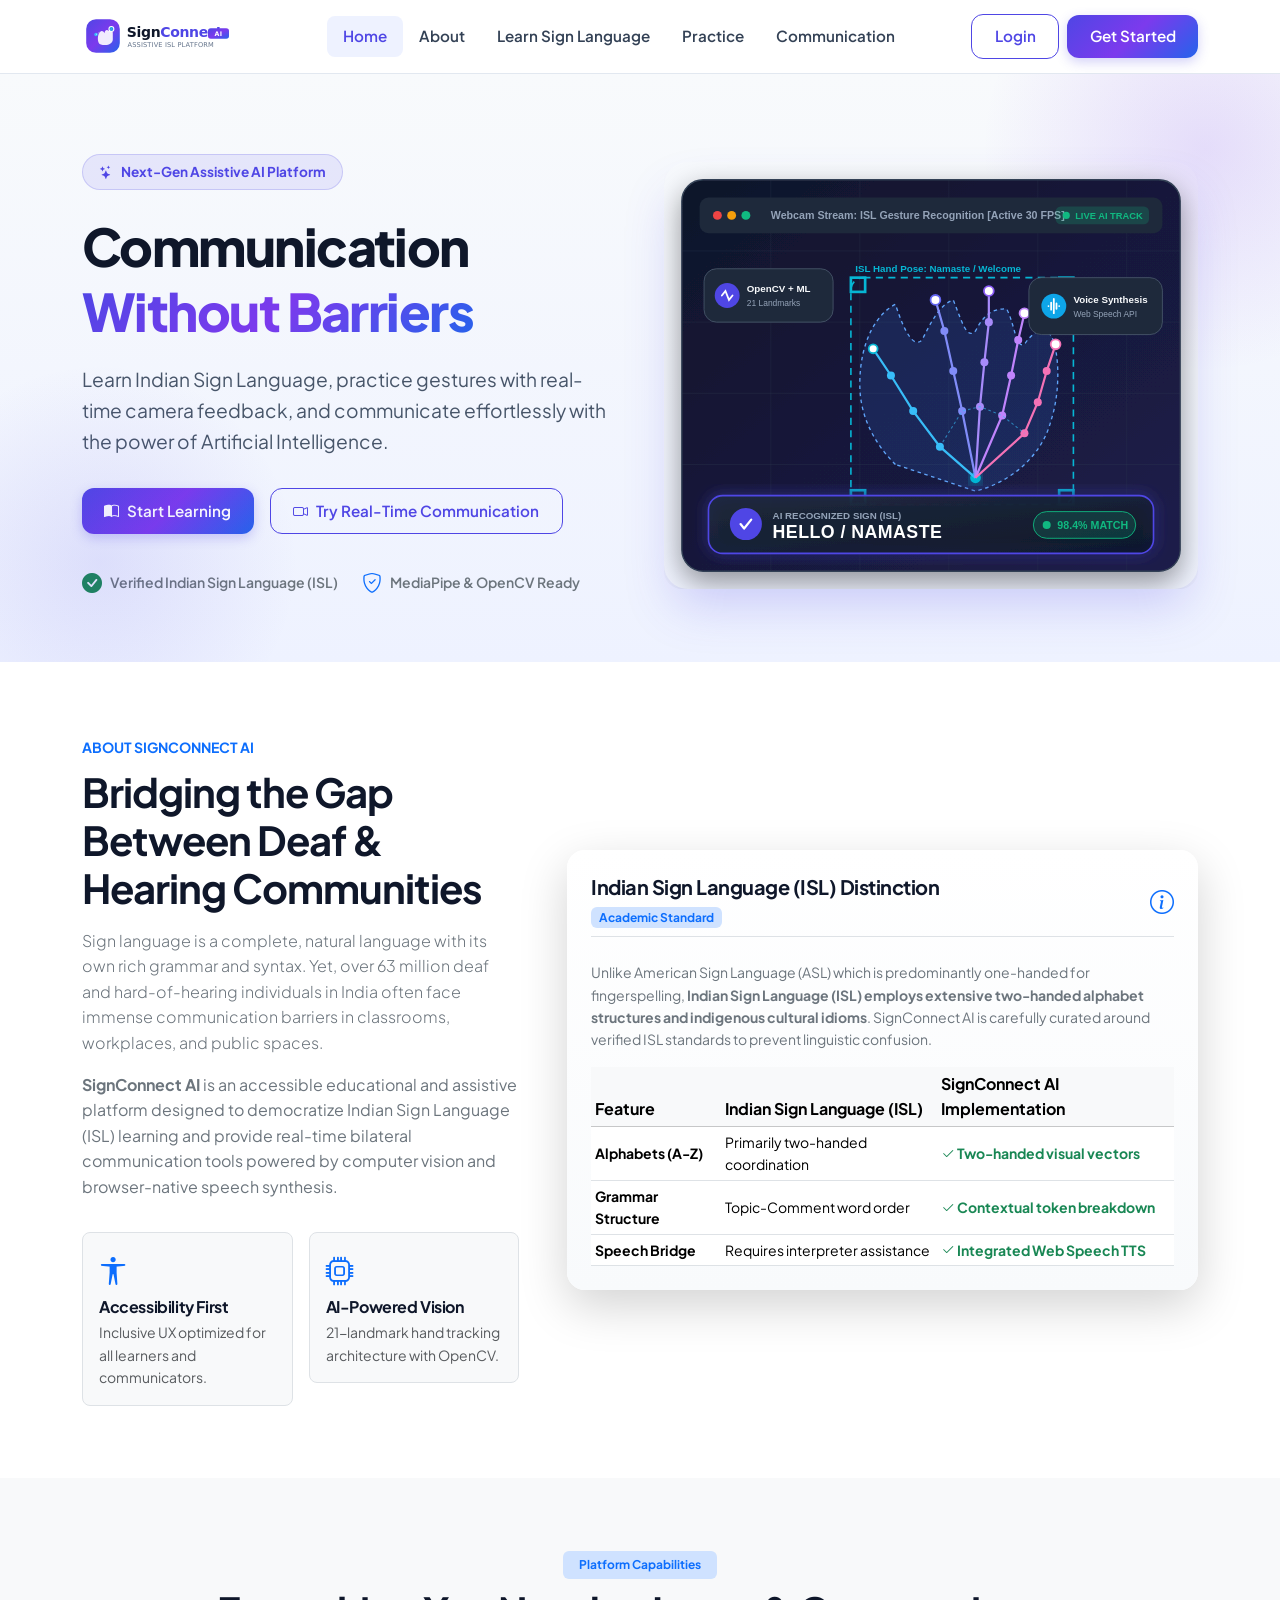
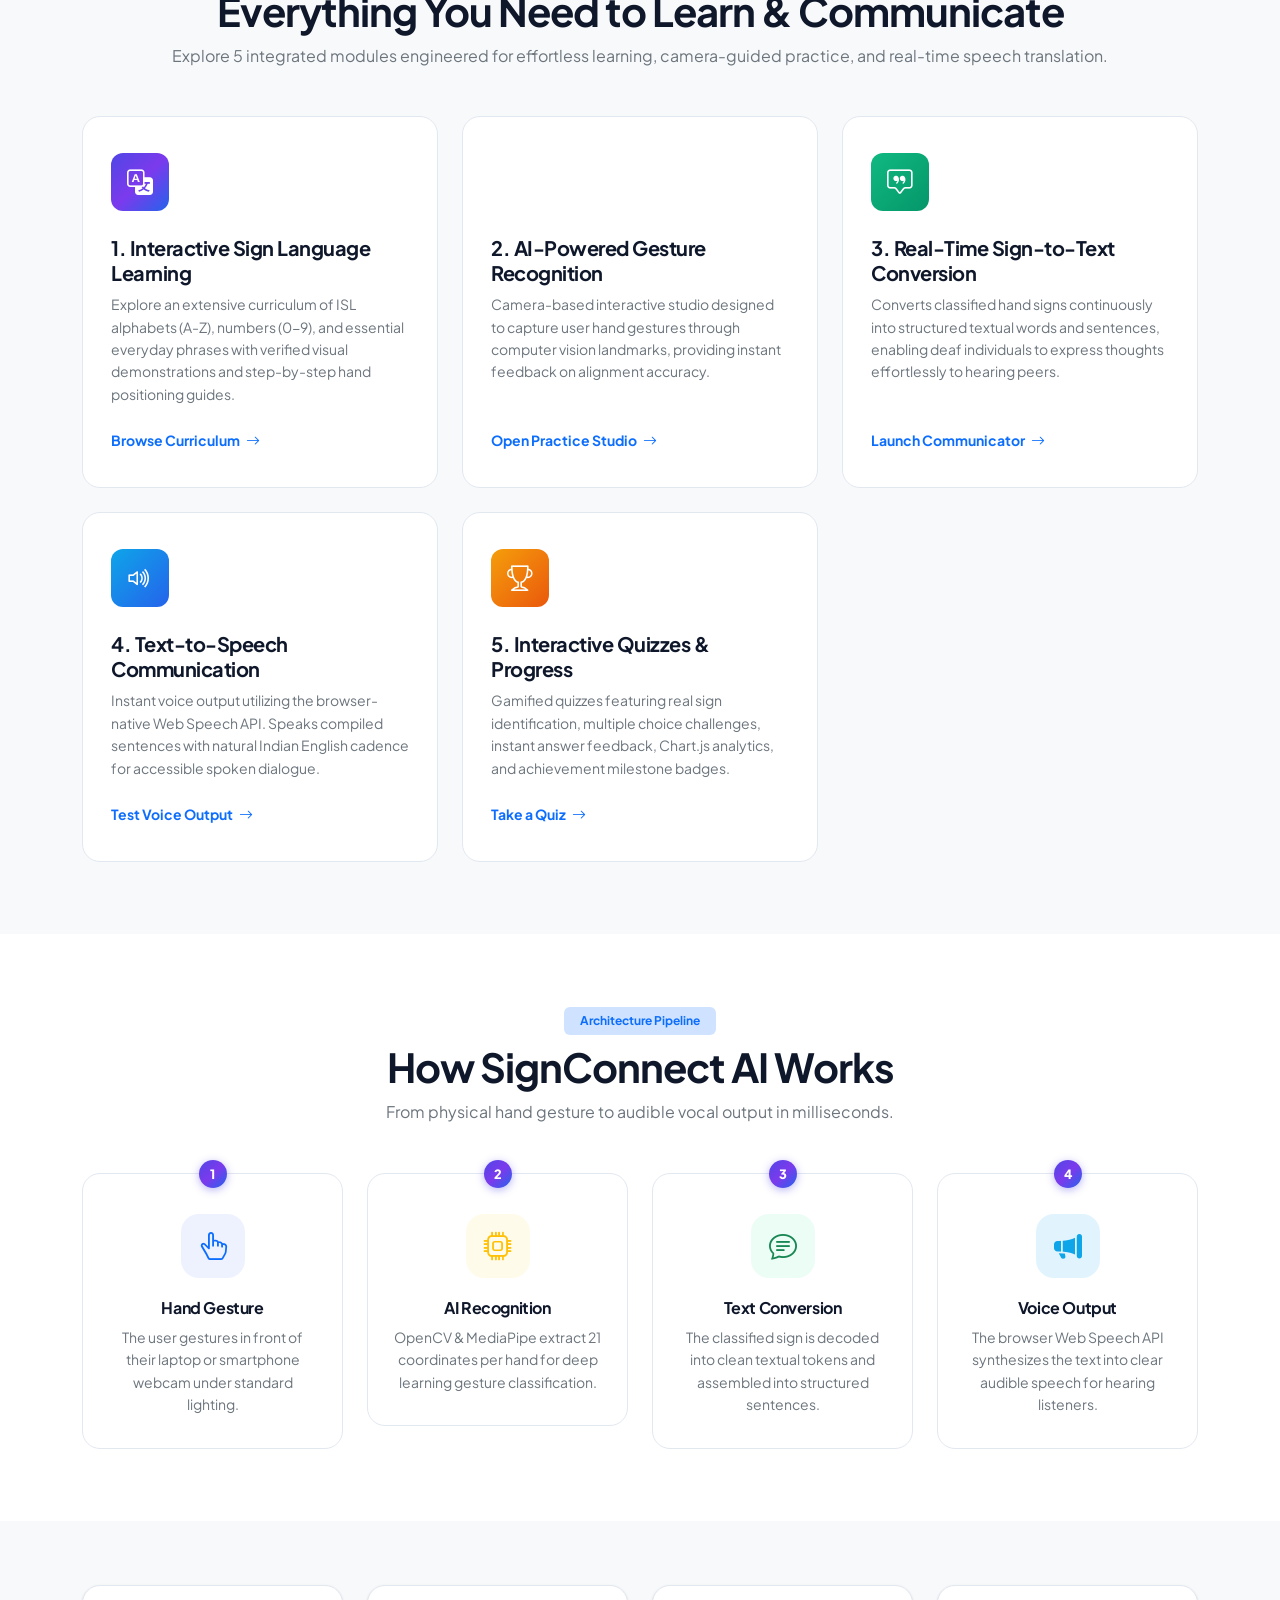
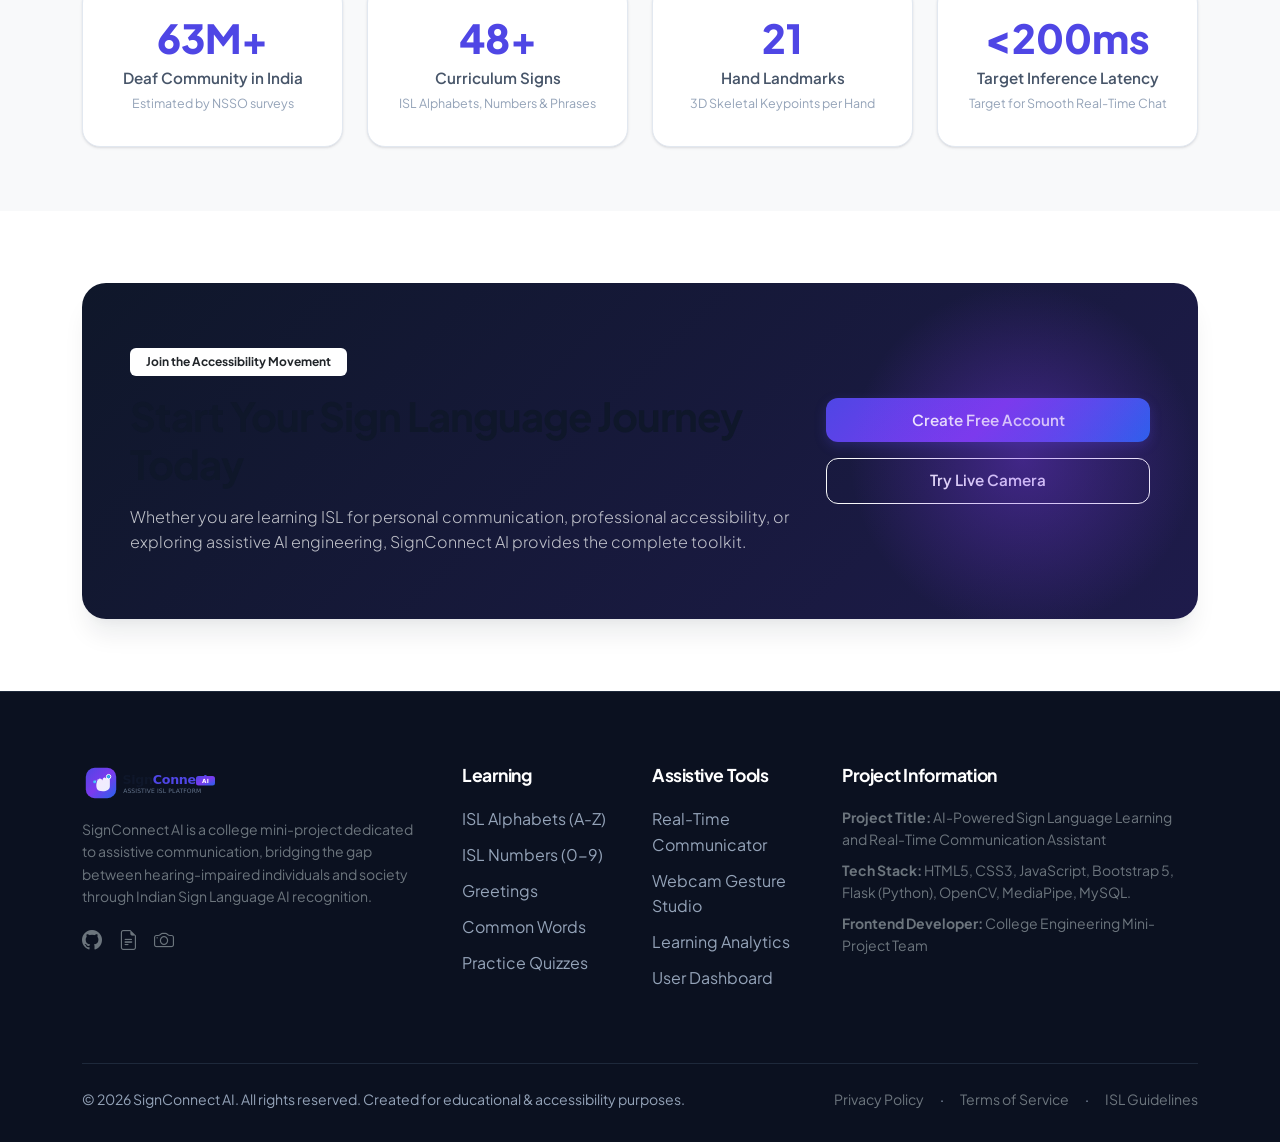
<file: frontend/index.html>
<!DOCTYPE html>
<html lang="en">

<head>
  <meta charset="UTF-8">
  <meta name="viewport" content="width=device-width, initial-scale=1.0">
  <title>SignConnect AI - AI-Powered Sign Language Learning and Real-Time Communication Assistant</title>
  <meta name="description"
    content="Learn Indian Sign Language, practice gestures, and communicate in real time with AI-powered vision and speech assistance.">

  <!-- Favicon -->
  <link rel="icon" type="image/svg+xml" href="assets/icons/logo.svg">

  <!-- Bootstrap 5 CSS & Bootstrap Icons -->
  <link href="https://cdn.jsdelivr.net/npm/bootstrap@5.3.3/dist/css/bootstrap.min.css" rel="stylesheet">
  <link href="https://cdn.jsdelivr.net/npm/bootstrap-icons@1.11.3/font/bootstrap-icons.min.css" rel="stylesheet">

  <!-- Custom Stylesheets -->
  <link rel="stylesheet" href="css/style.css">
  <link rel="stylesheet" href="css/responsive.css">
</head>

<body>

  <!-- Navigation Bar -->
  <nav class="navbar navbar-expand-lg public-navbar">
    <div class="container">
      <a class="navbar-brand" href="index.html">
        <img src="assets/icons/logo.svg" alt="SignConnect AI Logo">
      </a>

      <button class="navbar-toggler" type="button" data-bs-toggle="collapse" data-bs-target="#navbarMain">
        <span class="navbar-toggler-icon"></span>
      </button>

      <div class="collapse navbar-collapse" id="navbarMain">
        <ul class="navbar-nav mx-auto mb-2 mb-lg-0">
          <li class="nav-item">
            <a class="nav-link active" href="index.html">Home</a>
          </li>
          <li class="nav-item">
            <a class="nav-link" href="#about">About</a>
          </li>
          <li class="nav-item">
            <a class="nav-link" href="learn.html">Learn Sign Language</a>
          </li>
          <li class="nav-item">
            <a class="nav-link" href="practice.html">Practice</a>
          </li>
          <li class="nav-item">
            <a class="nav-link" href="communication.html">Communication</a>
          </li>
        </ul>

        <div class="d-flex align-items-center gap-2">
          <a href="login.html" class="btn btn-outline-primary">Login</a>
          <a href="register.html" class="btn btn-primary">Get Started</a>
        </div>
      </div>
    </div>
  </nav>

  <!-- Hero Section -->
  <section class="hero-section">
    <div class="container">
      <div class="row align-items-center g-5">
        <div class="col-lg-6">
          <div class="hero-badge">
            <i class="bi bi-stars"></i> Next-Gen Assistive AI Platform
          </div>

          <h1 class="hero-title">
            Communication <br>
            <span class="text-gradient">Without Barriers</span>
          </h1>

          <p class="hero-subtitle">
            Learn Indian Sign Language, practice gestures with real-time camera feedback, and communicate effortlessly
            with the power of Artificial Intelligence.
          </p>

          <div class="d-flex flex-wrap gap-3 mb-4">
            <a href="learn.html" class="btn btn-primary btn-lg">
              <i class="bi bi-book-half"></i> Start Learning
            </a>

            <a href="communication.html" class="btn btn-outline-primary btn-lg">
              <i class="bi bi-camera-video"></i> Try Real-Time Communication
            </a>
          </div>

          <div class="d-flex align-items-center gap-4 pt-2">
            <div class="d-flex align-items-center gap-2">
              <i class="bi bi-check-circle-fill text-success fs-5"></i>
              <span class="small fw-semibold text-secondary">Verified Indian Sign Language (ISL)</span>
            </div>

            <div class="d-flex align-items-center gap-2">
              <i class="bi bi-shield-check text-primary fs-5"></i>
              <span class="small fw-semibold text-secondary">MediaPipe & OpenCV Ready</span>
            </div>
          </div>
        </div>

        <div class="col-lg-6">
          <div class="hero-visual-card">
            <img src="assets/images/hero-ai-sign.svg" alt="SignConnect AI Vision Interface"
              class="img-fluid rounded-card">
          </div>
        </div>
      </div>
    </div>
  </section>

  <!-- About Section -->
  <section class="py-5 bg-white" id="about">
    <div class="container py-4">
      <div class="row align-items-center g-5">

        <div class="col-lg-5">
          <span class="text-uppercase fw-bold text-primary small tracking-wide">About SignConnect AI</span>

          <h2 class="display-6 fw-bold mt-2 mb-3">Bridging the Gap Between Deaf & Hearing Communities</h2>

          <p class="text-secondary lead fs-6">
            Sign language is a complete, natural language with its own rich grammar and syntax. Yet, over 63 million
            deaf and hard-of-hearing individuals in India often face immense communication barriers in classrooms,
            workplaces, and public spaces.
          </p>

          <p class="text-secondary">
            <strong>SignConnect AI</strong> is an accessible educational and assistive platform designed to democratize
            Indian Sign Language (ISL) learning and provide real-time bilateral communication tools powered by computer
            vision and browser-native speech synthesis.
          </p>

          <div class="row g-3 mt-2">
            <div class="col-sm-6">
              <div class="p-3 bg-light rounded-3 border">
                <i class="bi bi-universal-access fs-3 text-primary d-block mb-1"></i>
                <h6 class="fw-bold mb-1">Accessibility First</h6>
                <p class="small text-muted mb-0">Inclusive UX optimized for all learners and communicators.</p>
              </div>
            </div>

            <div class="col-sm-6">
              <div class="p-3 bg-light rounded-3 border">
                <i class="bi bi-cpu fs-3 text-primary d-block mb-1"></i>
                <h6 class="fw-bold mb-1">AI-Powered Vision</h6>
                <p class="small text-muted mb-0">21-landmark hand tracking architecture with OpenCV.</p>
              </div>
            </div>
          </div>
        </div>

        <div class="col-lg-7">
          <div class="card border-0 shadow-lg p-4 bg-gradient-subtle rounded-card">

            <div class="d-flex align-items-center justify-content-between mb-4 pb-2 border-bottom">
              <div>
                <h5 class="fw-bold mb-1">Indian Sign Language (ISL) Distinction</h5>
                <span class="badge bg-primary-subtle text-primary">Academic Standard</span>
              </div>

              <i class="bi bi-info-circle fs-4 text-primary"></i>
            </div>

            <p class="text-secondary small">
              Unlike American Sign Language (ASL) which is predominantly one-handed for fingerspelling, <strong>Indian
                Sign Language (ISL) employs extensive two-handed alphabet structures and indigenous cultural
                idioms</strong>. SignConnect AI is carefully curated around verified ISL standards to prevent linguistic
              confusion.
            </p>

            <div class="table-responsive">
              <table class="table table-sm align-middle mb-0">
                <thead class="table-light">
                  <tr>
                    <th>Feature</th>
                    <th>Indian Sign Language (ISL)</th>
                    <th>SignConnect AI Implementation</th>
                  </tr>
                </thead>

                <tbody class="small">
                  <tr>
                    <td class="fw-bold">Alphabets (A-Z)</td>
                    <td>Primarily two-handed coordination</td>
                    <td><span class="text-success fw-bold"><i class="bi bi-check2"></i> Two-handed visual vectors</span>
                    </td>
                  </tr>

                  <tr>
                    <td class="fw-bold">Grammar Structure</td>
                    <td>Topic-Comment word order</td>
                    <td><span class="text-success fw-bold"><i class="bi bi-check2"></i> Contextual token
                        breakdown</span></td>
                  </tr>

                  <tr>
                    <td class="fw-bold">Speech Bridge</td>
                    <td>Requires interpreter assistance</td>
                    <td><span class="text-success fw-bold"><i class="bi bi-check2"></i> Integrated Web Speech TTS</span>
                    </td>
                  </tr>
                </tbody>
              </table>
            </div>

          </div>
        </div>

      </div>
    </div>
  </section>

  <!-- Features Section -->
  <section class="py-5 bg-light" id="features">
    <div class="container py-4">

      <div class="text-center max-w-700 mx-auto mb-5">
        <span class="badge bg-primary-subtle text-primary px-3 py-2 fw-bold mb-2">Platform Capabilities</span>

        <h2 class="display-6 fw-bold">Everything You Need to Learn & Communicate</h2>

        <p class="text-secondary">
          Explore 5 integrated modules engineered for effortless learning, camera-guided practice, and real-time speech
          translation.
        </p>
      </div>

      <div class="row g-4">

        <!-- Feature 1 -->
        <div class="col-md-6 col-lg-4">
          <div class="feature-card">
            <div class="feature-icon-wrapper bg-gradient-primary">
              <i class="bi bi-translate"></i>
            </div>

            <h5 class="fw-bold mb-2">1. Interactive Sign Language Learning</h5>

            <p class="text-secondary small mb-4">
              Explore an extensive curriculum of ISL alphabets (A-Z), numbers (0-9), and essential everyday phrases with
              verified visual demonstrations and step-by-step hand positioning guides.
            </p>

            <a href="learn.html" class="mt-auto fw-bold small text-primary">
              Browse Curriculum <i class="bi bi-arrow-right ms-1"></i>
            </a>
          </div>
        </div>

        <!-- Feature 2 -->
        <div class="col-md-6 col-lg-4">
          <div class="feature-card">
            <div class="feature-icon-wrapper bg-gradient-accent">
              <i class="bi bi-camera"></i>
            </div>

            <h5 class="fw-bold mb-2">2. AI-Powered Gesture Recognition</h5>

            <p class="text-secondary small mb-4">
              Camera-based interactive studio designed to capture user hand gestures through computer vision landmarks,
              providing instant feedback on alignment accuracy.
            </p>

            <a href="practice.html" class="mt-auto fw-bold small text-primary">
              Open Practice Studio <i class="bi bi-arrow-right ms-1"></i>
            </a>
          </div>
        </div>

        <!-- Feature 3 -->
        <div class="col-md-6 col-lg-4">
          <div class="feature-card">
            <div class="feature-icon-wrapper" style="background: linear-gradient(135deg, #10B981, #059669);">
              <i class="bi bi-chat-square-quote"></i>
            </div>

            <h5 class="fw-bold mb-2">3. Real-Time Sign-to-Text Conversion</h5>

            <p class="text-secondary small mb-4">
              Converts classified hand signs continuously into structured textual words and sentences, enabling deaf
              individuals to express thoughts effortlessly to hearing peers.
            </p>

            <a href="communication.html" class="mt-auto fw-bold small text-primary">
              Launch Communicator <i class="bi bi-arrow-right ms-1"></i>
            </a>
          </div>
        </div>

        <!-- Feature 4 -->
        <div class="col-md-6 col-lg-4">
          <div class="feature-card">
            <div class="feature-icon-wrapper" style="background: linear-gradient(135deg, #0EA5E9, #2563EB);">
              <i class="bi bi-volume-up"></i>
            </div>

            <h5 class="fw-bold mb-2">4. Text-to-Speech Communication</h5>

            <p class="text-secondary small mb-4">
              Instant voice output utilizing the browser-native Web Speech API. Speaks compiled sentences with natural
              Indian English cadence for accessible spoken dialogue.
            </p>

            <a href="communication.html" class="mt-auto fw-bold small text-primary">
              Test Voice Output <i class="bi bi-arrow-right ms-1"></i>
            </a>
          </div>
        </div>

        <!-- Feature 5 -->
        <div class="col-md-6 col-lg-4">
          <div class="feature-card">
            <div class="feature-icon-wrapper" style="background: linear-gradient(135deg, #F59E0B, #EA580C);">
              <i class="bi bi-trophy"></i>
            </div>

            <h5 class="fw-bold mb-2">5. Interactive Quizzes & Progress</h5>

            <p class="text-secondary small mb-4">
              Gamified quizzes featuring real sign identification, multiple choice challenges, instant answer feedback,
              Chart.js analytics, and achievement milestone badges.
            </p>

            <a href="quiz.html" class="mt-auto fw-bold small text-primary">
              Take a Quiz <i class="bi bi-arrow-right ms-1"></i>
            </a>
          </div>
        </div>

      </div>
    </div>
  </section>

  <!-- How It Works Section -->
  <section class="py-5 bg-white" id="how-it-works">
    <div class="container py-4">

      <div class="text-center mb-5">
        <span class="badge bg-primary-subtle text-primary px-3 py-2 fw-bold mb-2">Architecture Pipeline</span>

        <h2 class="display-6 fw-bold">How SignConnect AI Works</h2>

        <p class="text-secondary">
          From physical hand gesture to audible vocal output in milliseconds.
        </p>
      </div>

      <div class="row g-4">

        <!-- Step 1 -->
        <div class="col-md-6 col-lg-3">
          <div class="step-card">
            <div class="step-number">1</div>

            <div class="step-icon bg-soft-primary">
              <i class="bi bi-hand-index-thumb text-primary"></i>
            </div>

            <h6 class="fw-bold mb-2">Hand Gesture</h6>

            <p class="text-secondary small mb-0">
              The user gestures in front of their laptop or smartphone webcam under standard lighting.
            </p>
          </div>
        </div>

        <!-- Step 2 -->
        <div class="col-md-6 col-lg-3">
          <div class="step-card">
            <div class="step-number">2</div>

            <div class="step-icon bg-soft-warning">
              <i class="bi bi-cpu text-warning"></i>
            </div>

            <h6 class="fw-bold mb-2">AI Recognition</h6>

            <p class="text-secondary small mb-0">
              OpenCV & MediaPipe extract 21 coordinates per hand for deep learning gesture classification.
            </p>
          </div>
        </div>

        <!-- Step 3 -->
        <div class="col-md-6 col-lg-3">
          <div class="step-card">
            <div class="step-number">3</div>

            <div class="step-icon bg-soft-success">
              <i class="bi bi-chat-text text-success"></i>
            </div>

            <h6 class="fw-bold mb-2">Text Conversion</h6>

            <p class="text-secondary small mb-0">
              The classified sign is decoded into clean textual tokens and assembled into structured sentences.
            </p>
          </div>
        </div>

        <!-- Step 4 -->
        <div class="col-md-6 col-lg-3">
          <div class="step-card">
            <div class="step-number">4</div>

            <div class="step-icon" style="background: rgba(14, 165, 233, 0.12); color: #0EA5E9;">
              <i class="bi bi-megaphone-fill"></i>
            </div>

            <h6 class="fw-bold mb-2">Voice Output</h6>

            <p class="text-secondary small mb-0">
              The browser Web Speech API synthesizes the text into clear audible speech for hearing listeners.
            </p>
          </div>
        </div>

      </div>
    </div>
  </section>

  <!-- Statistics Section -->
  <section class="py-5 bg-light">
    <div class="container py-3">
      <div class="row g-4">

        <div class="col-6 col-lg-3">
          <div class="stat-box">
            <div class="stat-number">63M+</div>
            <div class="stat-label">Deaf Community in India</div>
            <div class="stat-subtext">Estimated by NSSO surveys</div>
          </div>
        </div>

        <div class="col-6 col-lg-3">
          <div class="stat-box">
            <div class="stat-number">48+</div>
            <div class="stat-label">Curriculum Signs</div>
            <div class="stat-subtext">ISL Alphabets, Numbers & Phrases</div>
          </div>
        </div>

        <div class="col-6 col-lg-3">
          <div class="stat-box">
            <div class="stat-number">21</div>
            <div class="stat-label">Hand Landmarks</div>
            <div class="stat-subtext">3D Skeletal Keypoints per Hand</div>
          </div>
        </div>

        <div class="col-6 col-lg-3">
          <div class="stat-box">
            <div class="stat-number">&lt;200ms</div>
            <div class="stat-label">Target Inference Latency</div>
            <div class="stat-subtext">Target for Smooth Real-Time Chat</div>
          </div>
        </div>

      </div>
    </div>
  </section>

  <!-- Call to Action Banner -->
  <section class="py-5 bg-white">
    <div class="container py-4">
      <div class="cta-banner">
        <div class="row align-items-center g-4">

          <div class="col-lg-8">
            <span class="badge bg-white text-dark px-3 py-2 fw-bold mb-3">Join the Accessibility Movement</span>

            <h2 class="display-6 fw-bold mb-3">Start Your Sign Language Journey Today</h2>

            <p class="lead fs-6 text-light opacity-75 mb-0">
              Whether you are learning ISL for personal communication, professional accessibility, or exploring
              assistive AI engineering, SignConnect AI provides the complete toolkit.
            </p>
          </div>

          <div class="col-lg-4 text-lg-end">
            <div class="d-flex flex-column flex-sm-row flex-lg-column gap-3 justify-content-lg-end">
              <a href="register.html" class="btn btn-primary btn-lg">Create Free Account</a>
              <a href="communication.html" class="btn btn-outline-light btn-lg">Try Live Camera</a>
            </div>
          </div>

        </div>
      </div>
    </div>
  </section>

  <!-- Footer -->
  <footer class="public-footer">
    <div class="container">
      <div class="row g-4">

        <div class="col-lg-4">
          <img src="assets/icons/logo.svg" alt="SignConnect AI Logo" class="mb-3 filter-invert-white"
            style="height: 38px;">

          <p class="small text-secondary pe-lg-4">
            SignConnect AI is a college mini-project dedicated to assistive communication, bridging the gap between
            hearing-impaired individuals and society through Indian Sign Language AI recognition.
          </p>

          <div class="d-flex gap-3 text-secondary fs-5">
            <a href="#" class="text-secondary" title="GitHub Project"><i class="bi bi-github"></i></a>
            <a href="#" class="text-secondary" title="Documentation"><i class="bi bi-file-earmark-text"></i></a>
            <a href="#" class="text-secondary" title="OpenCV Community"><i class="bi bi-camera"></i></a>
          </div>
        </div>

        <div class="col-6 col-lg-2">
          <h5>Learning</h5>
          <ul>
            <li><a href="learn.html">ISL Alphabets (A-Z)</a></li>
            <li><a href="learn.html">ISL Numbers (0-9)</a></li>
            <li><a href="learn.html">Greetings</a></li>
            <li><a href="learn.html">Common Words</a></li>
            <li><a href="quiz.html">Practice Quizzes</a></li>
          </ul>
        </div>

        <div class="col-6 col-lg-2">
          <h5>Assistive Tools</h5>
          <ul>
            <li><a href="communication.html">Real-Time Communicator</a></li>
            <li><a href="practice.html">Webcam Gesture Studio</a></li>
            <li><a href="progress.html">Learning Analytics</a></li>
            <li><a href="dashboard.html">User Dashboard</a></li>
          </ul>
        </div>

        <div class="col-lg-4">
          <h5>Project Information</h5>

          <p class="small text-secondary mb-2">
            <strong>Project Title:</strong> AI-Powered Sign Language Learning and Real-Time Communication Assistant
          </p>

          <p class="small text-secondary mb-2">
            <strong>Tech Stack:</strong> HTML5, CSS3, JavaScript, Bootstrap 5, Flask (Python), OpenCV, MediaPipe, MySQL.
          </p>

          <p class="small text-secondary mb-0">
            <strong>Frontend Developer:</strong> College Engineering Mini-Project Team
          </p>
        </div>

      </div>

      <div class="footer-bottom d-flex flex-column flex-md-row justify-content-between align-items-center gap-2">
        <div>
          &copy; 2026 SignConnect AI. All rights reserved. Created for educational & accessibility purposes.
        </div>

        <div class="d-flex gap-3">
          <a href="#" class="text-secondary">Privacy Policy</a>
          <span>·</span>
          <a href="#" class="text-secondary">Terms of Service</a>
          <span>·</span>
          <a href="#" class="text-secondary">ISL Guidelines</a>
        </div>
      </div>

    </div>
  </footer>

  <!-- Bootstrap JS Bundle -->
  <script src="https://cdn.jsdelivr.net/npm/bootstrap@5.3.3/dist/js/bootstrap.bundle.min.js"></script>

  <!-- Main Core Utilities -->
  <script src="js/main.js"></script>

</body>

</html>
</file>
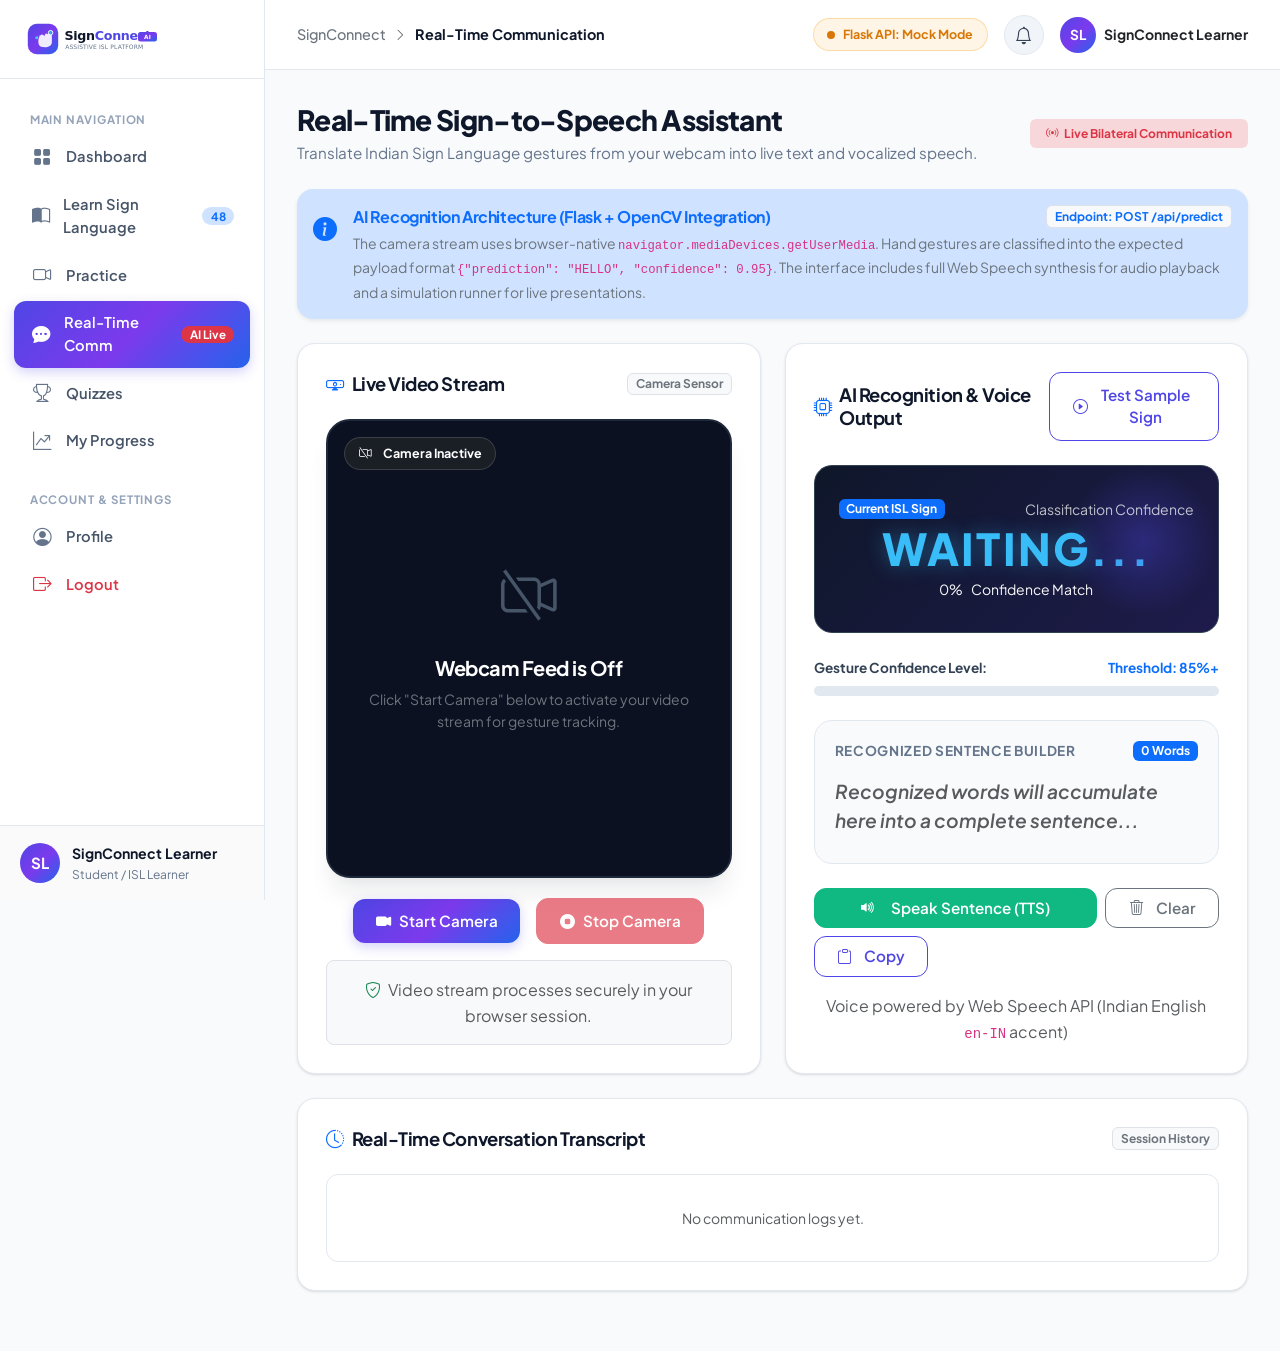
<file: frontend/communication.html>
<!DOCTYPE html>
<html lang="en">

<head>
  <meta charset="UTF-8">
  <meta name="viewport" content="width=device-width, initial-scale=1.0">
  <title>Real-Time Communication - SignConnect AI</title>
  <link rel="icon" type="image/svg+xml" href="assets/icons/logo.svg">

  <!-- Bootstrap 5 CSS & Icons -->
  <link href="https://cdn.jsdelivr.net/npm/bootstrap@5.3.3/dist/css/bootstrap.min.css" rel="stylesheet">
  <link href="https://cdn.jsdelivr.net/npm/bootstrap-icons@1.11.3/font/bootstrap-icons.min.css" rel="stylesheet">

  <link rel="stylesheet" href="css/style.css">
  <link rel="stylesheet" href="css/dashboard.css">
  <link rel="stylesheet" href="css/learning.css">
  <link rel="stylesheet" href="css/responsive.css">
</head>

<body>

  <div class="app-wrapper">

    <!-- Sidebar Navigation -->
    <aside class="app-sidebar" id="appSidebar">

      <div class="sidebar-brand">
        <a href="dashboard.html">
          <img src="assets/icons/logo.svg" alt="SignConnect AI">
        </a>
      </div>

      <div class="sidebar-menu-wrapper">

        <div class="sidebar-heading">Main Navigation</div>

        <ul class="sidebar-nav">

          <li>
            <a href="dashboard.html" class="sidebar-link">
              <div class="sidebar-link-content">
                <i class="bi bi-grid-fill"></i>
                <span>Dashboard</span>
              </div>
            </a>
          </li>

          <li>
            <a href="learn.html" class="sidebar-link">
              <div class="sidebar-link-content">
                <i class="bi bi-book-half"></i>
                <span>Learn Sign Language</span>
              </div>
              <span class="badge bg-primary-subtle text-primary sidebar-badge">48</span>
            </a>
          </li>

          <li>
            <a href="practice.html" class="sidebar-link">
              <div class="sidebar-link-content">
                <i class="bi bi-camera-video"></i>
                <span>Practice</span>
              </div>
            </a>
          </li>

          <li>
            <a href="communication.html" class="sidebar-link active">
              <div class="sidebar-link-content">
                <i class="bi bi-chat-dots-fill"></i>
                <span>Real-Time Comm</span>
              </div>
              <span class="badge bg-danger text-white sidebar-badge">AI Live</span>
            </a>
          </li>

          <!-- Text-to-Sign option removed -->

          <li>
            <a href="quiz.html" class="sidebar-link">
              <div class="sidebar-link-content">
                <i class="bi bi-trophy"></i>
                <span>Quizzes</span>
              </div>
            </a>
          </li>

          <li>
            <a href="progress.html" class="sidebar-link">
              <div class="sidebar-link-content">
                <i class="bi bi-graph-up-arrow"></i>
                <span>My Progress</span>
              </div>
            </a>
          </li>

        </ul>

        <div class="sidebar-heading">Account & Settings</div>

        <ul class="sidebar-nav">

          <li>
            <a href="profile.html" class="sidebar-link">
              <div class="sidebar-link-content">
                <i class="bi bi-person-circle"></i>
                <span>Profile</span>
              </div>
            </a>
          </li>

          <li>
            <a href="javascript:void(0)" onclick="SignConnect.logout()" class="sidebar-link text-danger">
              <div class="sidebar-link-content">
                <i class="bi bi-box-arrow-right text-danger"></i>
                <span>Logout</span>
              </div>
            </a>
          </li>

        </ul>

      </div>

      <div class="sidebar-footer">
        <div class="sidebar-user">
          <div class="sidebar-user-avatar">SL</div>
          <div class="sidebar-user-info">
            <div class="sidebar-user-name">SignConnect Learner</div>
            <div class="sidebar-user-role">Student / ISL Learner</div>
          </div>
        </div>
      </div>

    </aside>

    <!-- Main Content Area -->
    <main class="app-main">

      <!-- Topbar -->
      <header class="app-topbar">

        <div class="topbar-left">
          <button type="button" class="sidebar-toggle-btn" id="sidebarToggleBtn" aria-label="Toggle Sidebar">
            <i class="bi bi-list"></i>
          </button>

          <div class="topbar-breadcrumb">
            <a href="dashboard.html" class="text-secondary text-decoration-none">SignConnect</a>
            <i class="bi bi-chevron-right text-muted small"></i>
            <span class="current">Real-Time Communication</span>
          </div>
        </div>

        <div class="topbar-right">

          <div class="backend-status-pill" id="backendStatusPill" title="Backend Status">
            <span class="status-dot"></span> Flask API: Ready
          </div>

          <button class="topbar-icon-btn" title="Notifications">
            <i class="bi bi-bell"></i>
          </button>

          <a href="profile.html" class="d-flex align-items-center gap-2 text-decoration-none">
            <div class="sidebar-user-avatar topbar-user-avatar" style="width: 36px; height: 36px; font-size: 0.85rem;">
              SL</div>
            <span class="fw-bold small text-dark d-none d-sm-inline topbar-user-name">SignConnect Learner</span>
          </a>

        </div>
      </header>

      <!-- Page Content -->
      <div class="page-content">

        <!-- Header -->
        <div class="d-flex flex-column flex-md-row justify-content-between align-items-md-center gap-3 mb-4">

          <div>
            <h1 class="page-header-title">Real-Time Sign-to-Speech Assistant</h1>
            <p class="page-header-desc">
              Translate Indian Sign Language gestures from your webcam into live text and vocalized speech.
            </p>
          </div>

          <div class="d-flex align-items-center gap-2">
            <span class="badge bg-danger-subtle text-danger px-3 py-2 fw-bold">
              <i class="bi bi-broadcast me-1"></i> Live Bilateral Communication
            </span>
          </div>

        </div>

        <!-- Academic & AI Connection Note -->
        <div class="alert alert-primary border-0 rounded-4 shadow-sm mb-4 d-flex align-items-start gap-3">

          <i class="bi bi-info-circle-fill fs-4 text-primary mt-1"></i>

          <div class="flex-grow-1">

            <div class="d-flex justify-content-between align-items-center mb-1">
              <h6 class="fw-bold mb-0 text-primary">AI Recognition Architecture (Flask + OpenCV Integration)</h6>
              <span class="badge bg-light text-primary border small">Endpoint: POST /api/predict</span>
            </div>

            <p class="small text-secondary mb-0">
              The camera stream uses browser-native <code>navigator.mediaDevices.getUserMedia</code>. Hand gestures are
              classified into the expected payload format <code>{"prediction": "HELLO", "confidence": 0.95}</code>. The
              interface includes full Web Speech synthesis for audio playback and a simulation runner for live
              presentations.
            </p>

          </div>
        </div>

        <!-- Communication Split Layout -->
        <div class="row g-4 mb-4">

          <!-- LEFT SECTION: Live Webcam Stream -->
          <div class="col-lg-6">

            <div class="dash-card h-100 mb-0 d-flex flex-column">

              <div class="dash-card-header">
                <h5 class="dash-card-title">
                  <i class="bi bi-webcam text-primary"></i> Live Video Stream
                </h5>

                <span class="badge bg-light text-secondary border small">Camera Sensor</span>
              </div>

              <!-- Video Stream Container -->
              <div class="camera-feed-container flex-grow-1">

                <div class="camera-hud-badge bg-dark bg-opacity-75" id="commCameraBadge">
                  <i class="bi bi-camera-video-off me-1"></i> Camera Inactive
                </div>

                <!-- Video Element -->
                <video id="commVideo" playsinline autoplay muted style="display: none;"></video>

                <!-- Overlay Canvas -->
                <canvas id="commCanvasOverlay"></canvas>

                <!-- Placeholder when camera is stopped -->
                <div class="camera-placeholder" id="commCameraPlaceholder">
                  <i class="bi bi-camera-video-off"></i>
                  <h5 class="fw-bold text-white mb-2">Webcam Feed is Off</h5>
                  <p class="text-secondary small max-w-400 mb-3">
                    Click "Start Camera" below to activate your video stream for gesture tracking.
                  </p>
                </div>

              </div>

              <!-- Camera Controls -->
              <div class="camera-controls-bar">

                <button type="button" class="btn btn-primary" id="btnStartCommCamera">
                  <i class="bi bi-camera-video-fill"></i> Start Camera
                </button>

                <button type="button" class="btn btn-danger" id="btnStopCommCamera" disabled>
                  <i class="bi bi-stop-circle-fill"></i> Stop Camera
                </button>

              </div>

              <div class="p-3 bg-light rounded-3 border mt-3 text-center">
                <span class="smaller text-muted">
                  <i class="bi bi-shield-check text-success me-1"></i> Video stream processes securely in your browser
                  session.
                </span>
              </div>

            </div>
          </div>

          <!-- RIGHT SECTION: AI Recognition & Speech Engine -->
          <div class="col-lg-6">

            <div class="dash-card h-100 mb-0 d-flex flex-column justify-content-between">

              <div>

                <div class="dash-card-header">
                  <h5 class="dash-card-title">
                    <i class="bi bi-cpu text-primary"></i> AI Recognition & Voice Output
                  </h5>

                  <button type="button" class="btn btn-outline-primary btn-sm" id="btnTestSamplePrediction"
                    title="Click to simulate sign prediction for presentation">
                    <i class="bi bi-play-circle"></i> Test Sample Sign
                  </button>
                </div>

                <!-- Recognized Sign Billboard -->
                <div class="prediction-hero-box">

                  <div class="d-flex justify-content-between align-items-center mb-1">
                    <span class="badge bg-primary text-white small">Current ISL Sign</span>
                    <span class="small text-light opacity-75">Classification Confidence</span>
                  </div>

                  <div class="predicted-sign-text" id="commRecognizedSign">
                    WAITING...
                  </div>

                  <div class="d-flex align-items-center justify-content-center gap-2 small text-light opacity-90">
                    <span id="commConfidenceText">0%</span> Confidence Match
                  </div>

                </div>

                <!-- Confidence Meter Bar -->
                <div class="confidence-meter-wrapper">

                  <div class="confidence-labels">
                    <span>Gesture Confidence Level:</span>
                    <span class="text-primary fw-bold">Threshold: 85%+</span>
                  </div>

                  <div class="confidence-progress">
                    <div class="confidence-bar" id="commConfidenceBar" style="width: 0%;"></div>
                  </div>

                </div>

                <!-- Sentence Accumulator Builder -->
                <div class="sentence-builder-card">

                  <div class="d-flex justify-content-between align-items-center mb-2">
                    <h6 class="mb-0">Recognized Sentence Builder</h6>
                    <span class="badge bg-primary text-white" id="commWordCountBadge">0 Words</span>
                  </div>

                  <div class="sentence-text-output" id="commSentenceOutput">
                    <span class="text-muted fst-italic">Recognized words will accumulate here into a complete
                      sentence...</span>
                  </div>

                </div>

              </div>

              <!-- Action Buttons: Speak, Clear, Copy -->
              <div>

                <div class="d-flex flex-wrap gap-2 mb-3">

                  <button type="button" class="btn btn-success flex-grow-1 py-2" id="btnSpeakSentence">
                    <i class="bi bi-volume-up-fill me-2"></i> Speak Sentence (TTS)
                  </button>

                  <button type="button" class="btn btn-outline-secondary py-2" id="btnClearSentence">
                    <i class="bi bi-trash3 me-1"></i> Clear
                  </button>

                  <button type="button" class="btn btn-outline-primary py-2" id="btnCopySentence">
                    <i class="bi bi-clipboard me-1"></i> Copy
                  </button>

                </div>

                <div class="text-center">
                  <span class="smaller text-muted">
                    Voice powered by Web Speech API (Indian English <code>en-IN</code> accent)
                  </span>
                </div>

              </div>

            </div>
          </div>

        </div>

        <!-- Communication History Transcript Section -->
        <div class="dash-card">

          <div class="dash-card-header">
            <h5 class="dash-card-title">
              <i class="bi bi-clock-history text-primary"></i> Real-Time Conversation Transcript
            </h5>

            <span class="badge bg-light text-secondary border small">Session History</span>
          </div>

          <div class="comm-history-list" id="commHistoryContainer">
            <!-- Injected via communication.js -->
          </div>

        </div>

      </div>
    </main>
  </div>

  <!-- Toast Notification Container -->
  <div id="toastContainer"></div>

  <!-- Scripts -->
  <script src="https://cdn.jsdelivr.net/npm/bootstrap@5.3.3/dist/js/bootstrap.bundle.min.js"></script>
  <script src="js/isl-data.js"></script>
  <script src="js/main.js"></script>
  <script src="js/communication.js"></script>

</body>

</html>
</file>
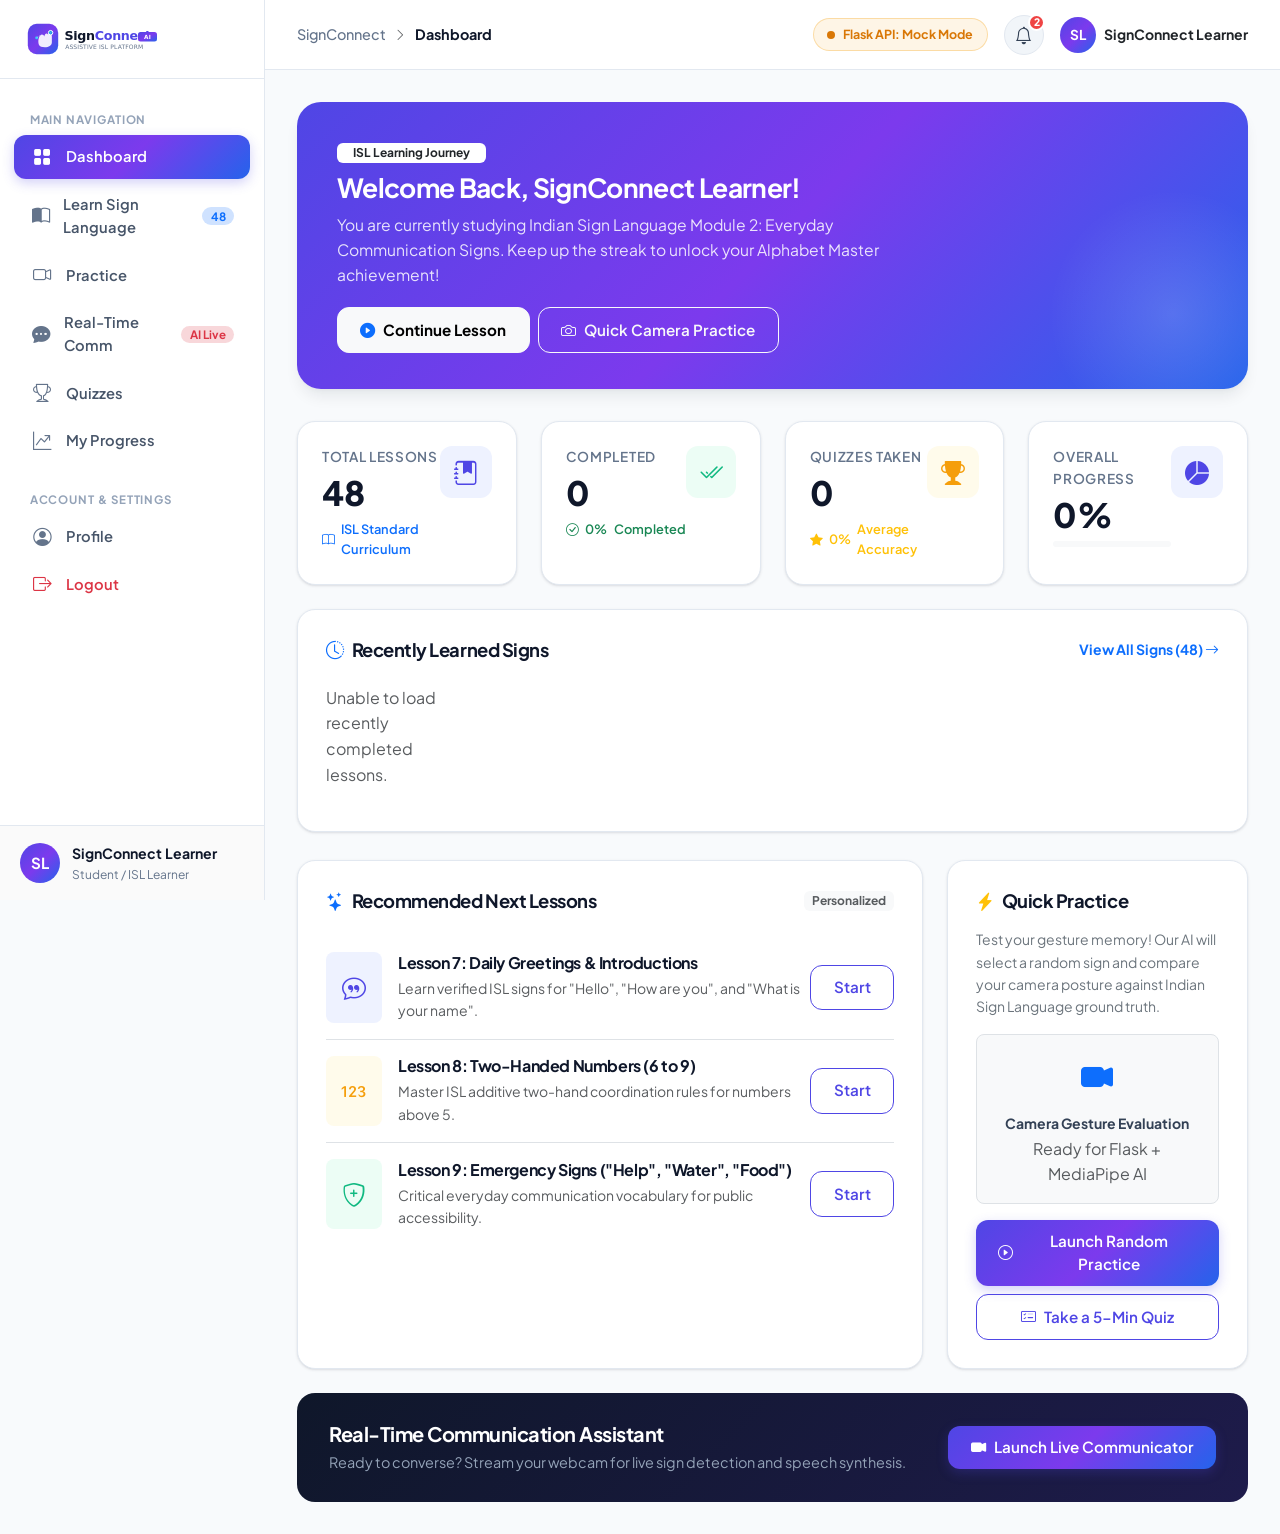
<file: frontend/dashboard.html>
<!DOCTYPE html>
<html lang="en">
<head>
  <meta charset="UTF-8">
  <meta name="viewport" content="width=device-width, initial-scale=1.0">
  <title>Dashboard - SignConnect AI</title>
  <link rel="icon" type="image/svg+xml" href="assets/icons/logo.svg">

  <!-- Bootstrap 5 CSS & Icons -->
  <link href="https://cdn.jsdelivr.net/npm/bootstrap@5.3.3/dist/css/bootstrap.min.css" rel="stylesheet">
  <link href="https://cdn.jsdelivr.net/npm/bootstrap-icons@1.11.3/font/bootstrap-icons.min.css" rel="stylesheet">

  <link rel="stylesheet" href="css/style.css">
  <link rel="stylesheet" href="css/dashboard.css">
  <link rel="stylesheet" href="css/responsive.css">
</head>
<body>

  <div class="app-wrapper">

    <!-- Sidebar Navigation -->
    <aside class="app-sidebar" id="appSidebar">

      <div class="sidebar-brand">
        <a href="dashboard.html">
          <img src="assets/icons/logo.svg" alt="SignConnect AI">
        </a>
      </div>

      <div class="sidebar-menu-wrapper">

        <div class="sidebar-heading">Main Navigation</div>

        <ul class="sidebar-nav">

          <li>
            <a href="dashboard.html" class="sidebar-link active">
              <div class="sidebar-link-content">
                <i class="bi bi-grid-fill"></i>
                <span>Dashboard</span>
              </div>
            </a>
          </li>

          <li>
            <a href="learn.html" class="sidebar-link">
              <div class="sidebar-link-content">
                <i class="bi bi-book-half"></i>
                <span>Learn Sign Language</span>
              </div>
              <span class="badge bg-primary-subtle text-primary sidebar-badge">48</span>
            </a>
          </li>

          <li>
            <a href="practice.html" class="sidebar-link">
              <div class="sidebar-link-content">
                <i class="bi bi-camera-video"></i>
                <span>Practice</span>
              </div>
            </a>
          </li>

          <li>
            <a href="communication.html" class="sidebar-link">
              <div class="sidebar-link-content">
                <i class="bi bi-chat-dots-fill"></i>
                <span>Real-Time Comm</span>
              </div>
              <span class="badge bg-danger-subtle text-danger sidebar-badge">AI Live</span>
            </a>
          </li>

          <li>
            <a href="quiz.html" class="sidebar-link">
              <div class="sidebar-link-content">
                <i class="bi bi-trophy"></i>
                <span>Quizzes</span>
              </div>
            </a>
          </li>

          <li>
            <a href="progress.html" class="sidebar-link">
              <div class="sidebar-link-content">
                <i class="bi bi-graph-up-arrow"></i>
                <span>My Progress</span>
              </div>
            </a>
          </li>

        </ul>

        <div class="sidebar-heading">Account & Settings</div>

        <ul class="sidebar-nav">

          <li>
            <a href="profile.html" class="sidebar-link">
              <div class="sidebar-link-content">
                <i class="bi bi-person-circle"></i>
                <span>Profile</span>
              </div>
            </a>
          </li>

          <li>
            <a href="javascript:void(0)" onclick="SignConnect.logout()" class="sidebar-link text-danger">
              <div class="sidebar-link-content">
                <i class="bi bi-box-arrow-right text-danger"></i>
                <span>Logout</span>
              </div>
            </a>
          </li>

        </ul>

      </div>

      <div class="sidebar-footer">
        <div class="sidebar-user">
          <div class="sidebar-user-avatar">SL</div>
          <div class="sidebar-user-info">
            <div class="sidebar-user-name">SignConnect Learner</div>
            <div class="sidebar-user-role">Student / ISL Learner</div>
          </div>
        </div>
      </div>

    </aside>

    <!-- Main Content Area -->
    <main class="app-main">

      <!-- Topbar -->
      <header class="app-topbar">

        <div class="topbar-left">
          <button type="button" class="sidebar-toggle-btn" id="sidebarToggleBtn" aria-label="Toggle Sidebar">
            <i class="bi bi-list"></i>
          </button>

          <div class="topbar-breadcrumb">
            <span>SignConnect</span>
            <i class="bi bi-chevron-right text-muted small"></i>
            <span class="current">Dashboard</span>
          </div>
        </div>

        <div class="topbar-right">

          <!-- Backend Status Indicator -->
          <div class="backend-status-pill" id="backendStatusPill" title="Backend Status">
            <span class="status-dot"></span> Flask API: Ready
          </div>

          <!-- Notification Button -->
          <button class="topbar-icon-btn" title="Notifications">
            <i class="bi bi-bell"></i>
            <span class="topbar-icon-badge">2</span>
          </button>

          <!-- User Pill -->
          <a href="profile.html" class="d-flex align-items-center gap-2 text-decoration-none">
            <div class="sidebar-user-avatar topbar-user-avatar" style="width: 36px; height: 36px; font-size: 0.85rem;">SL</div>
            <span class="fw-bold small text-dark d-none d-sm-inline topbar-user-name">SignConnect Learner</span>
          </a>

        </div>
      </header>

      <!-- Page Content -->
      <div class="page-content">

        <!-- Welcome Banner -->
        <div class="continue-hero-card">
          <div class="row align-items-center">
            <div class="col-lg-8">

              <span class="badge bg-white text-dark px-3 py-1 fw-bold mb-2">ISL Learning Journey</span>

              <h3>Welcome Back, <span id="dashWelcomeName">Aarav</span>!</h3>

              <p>
                You are currently studying Indian Sign Language Module 2: Everyday Communication Signs. Keep up the streak to unlock your Alphabet Master achievement!
              </p>

              <div class="d-flex flex-wrap gap-2 pt-1">
                <a href="learn.html" class="btn btn-light fw-bold">
                  <i class="bi bi-play-circle-fill text-primary"></i> Continue Lesson
                </a>

                <a href="practice.html" class="btn btn-outline-light">
                  <i class="bi bi-camera"></i> Quick Camera Practice
                </a>
              </div>

            </div>
          </div>
        </div>

        <!-- 4 Metric Cards -->
        <div class="row g-4 mb-4">

          <!-- Total Lessons -->
          <div class="col-sm-6 col-xl-3">
            <div class="metric-card">
              <div class="metric-info">
                <div class="metric-label">Total Lessons</div>
                <div class="metric-value" id="statTotalLessons">48</div>
                <div class="metric-footer text-primary">
                  <i class="bi bi-book"></i> ISL Standard Curriculum
                </div>
              </div>

              <div class="metric-icon-box bg-soft-primary text-primary">
                <i class="bi bi-journal-bookmark-fill"></i>
              </div>
            </div>
          </div>

          <!-- Lessons Completed -->
          <div class="col-sm-6 col-xl-3">
            <div class="metric-card">
              <div class="metric-info">
                <div class="metric-label">Completed</div>
                <div class="metric-value" id="statCompletedLessons">0</div>
                <div class="metric-footer text-success">
                  <i class="bi bi-check-circle"></i>
                  <span id="statCompletionRate">0%</span> Completed
                </div>
              </div>

              <div class="metric-icon-box bg-soft-success text-success">
                <i class="bi bi-check2-all"></i>
              </div>
            </div>
          </div>

          <!-- Quizzes Attempted -->
          <div class="col-sm-6 col-xl-3">
            <div class="metric-card">
              <div class="metric-info">
                <div class="metric-label">Quizzes Taken</div>
                <div class="metric-value" id="statQuizzesAttempted">0</div>
                <div class="metric-footer text-warning">
                  <i class="bi bi-star-fill"></i>
                  <span id="statAverageScore">0%</span> Average Accuracy
                </div>
              </div>

              <div class="metric-icon-box bg-soft-warning text-warning">
                <i class="bi bi-trophy-fill"></i>
              </div>
            </div>
          </div>

          <!-- Learning Progress -->
          <div class="col-sm-6 col-xl-3">
            <div class="metric-card">
              <div class="metric-info">
                <div class="metric-label">Overall Progress</div>
                <div class="metric-value" id="statLearningProgress">0%</div>

                <div class="w-100 bg-light rounded-pill mt-2" style="height: 6px;">
                  <div class="bg-primary rounded-pill h-100" id="statLearningProgressBar" style="width: 0%;"></div>
                </div>
              </div>

              <div class="metric-icon-box bg-soft-primary text-primary">
                <i class="bi bi-pie-chart-fill"></i>
              </div>
            </div>
          </div>

        </div>

        <!-- Section: Recently Learned Signs -->
        <div class="dash-card">

          <div class="dash-card-header">
            <h5 class="dash-card-title">
              <i class="bi bi-clock-history text-primary"></i> Recently Learned Signs
            </h5>

            <a href="learn.html" class="small fw-bold text-primary">
              View All Signs (48) <i class="bi bi-arrow-right"></i>
            </a>
          </div>

          <div class="recent-signs-grid" id="recentSignsGrid">
            <!-- Populated dynamically by dashboard.js -->
          </div>

        </div>

        <!-- Grid: Recommended Lessons & Quick Actions -->
        <div class="row g-4 mb-4">

          <!-- Recommended Lessons -->
          <div class="col-lg-8">
            <div class="dash-card h-100 mb-0">

              <div class="dash-card-header">
                <h5 class="dash-card-title">
                  <i class="bi bi-stars text-primary"></i> Recommended Next Lessons
                </h5>

                <span class="badge bg-light text-muted">Personalized</span>
              </div>

              <div class="list-group list-group-flush">

                <div class="list-group-item px-0 py-3 d-flex align-items-center justify-content-between">

                  <div class="d-flex align-items-center gap-3">
                    <div class="p-3 bg-soft-primary rounded-3 text-primary">
                      <i class="bi bi-chat-quote fs-4"></i>
                    </div>

                    <div>
                      <h6 class="fw-bold mb-1">Lesson 7: Daily Greetings & Introductions</h6>
                      <p class="small text-muted mb-0">Learn verified ISL signs for "Hello", "How are you", and "What is your name".</p>
                    </div>
                  </div>

                  <a href="learn.html?category=greetings" class="btn btn-outline-primary btn-sm">Start</a>

                </div>

                <div class="list-group-item px-0 py-3 d-flex align-items-center justify-content-between">

                  <div class="d-flex align-items-center gap-3">
                    <div class="p-3 bg-soft-warning rounded-3 text-warning">
                      <i class="bi bi-123 fs-4"></i>
                    </div>

                    <div>
                      <h6 class="fw-bold mb-1">Lesson 8: Two-Handed Numbers (6 to 9)</h6>
                      <p class="small text-muted mb-0">Master ISL additive two-hand coordination rules for numbers above 5.</p>
                    </div>
                  </div>

                  <a href="learn.html?category=numbers" class="btn btn-outline-primary btn-sm">Start</a>

                </div>

                <div class="list-group-item px-0 py-3 d-flex align-items-center justify-content-between">

                  <div class="d-flex align-items-center gap-3">
                    <div class="p-3 bg-soft-success rounded-3 text-success">
                      <i class="bi bi-shield-plus fs-4"></i>
                    </div>

                    <div>
                      <h6 class="fw-bold mb-1">Lesson 9: Emergency Signs ("Help", "Water", "Food")</h6>
                      <p class="small text-muted mb-0">Critical everyday communication vocabulary for public accessibility.</p>
                    </div>
                  </div>

                  <a href="learn.html?category=everyday" class="btn btn-outline-primary btn-sm">Start</a>

                </div>

              </div>
            </div>
          </div>

          <!-- Quick Practice & AI Assistant Widget -->
          <div class="col-lg-4">
            <div class="dash-card h-100 mb-0 d-flex flex-column justify-content-between">

              <div>
                <h5 class="dash-card-title mb-3">
                  <i class="bi bi-lightning-charge-fill text-warning"></i> Quick Practice
                </h5>

                <p class="small text-secondary mb-3">
                  Test your gesture memory! Our AI will select a random sign and compare your camera posture against Indian Sign Language ground truth.
                </p>

                <div class="p-3 bg-light rounded-3 border mb-3 text-center">
                  <i class="bi bi-camera-video-fill text-primary fs-2 mb-2 d-block"></i>
                  <span class="small fw-bold">Camera Gesture Evaluation</span>
                  <div class="smaller text-muted">Ready for Flask + MediaPipe AI</div>
                </div>
              </div>

              <div class="d-grid gap-2">

                <button type="button" class="btn btn-primary" id="btnQuickPractice">
                  <i class="bi bi-play-circle"></i> Launch Random Practice
                </button>

                <a href="quiz.html" class="btn btn-outline-primary">
                  <i class="bi bi-card-checklist"></i> Take a 5-Min Quiz
                </a>

              </div>

            </div>
          </div>

        </div>

        <!-- Real-Time Communication Callout Banner -->
        <div class="action-banner-card">

          <div>
            <h4>Real-Time Communication Assistant</h4>
            <p>Ready to converse? Stream your webcam for live sign detection and speech synthesis.</p>
          </div>

          <div>
            <a href="communication.html" class="btn btn-primary btn-lg">
              <i class="bi bi-camera-video-fill"></i> Launch Live Communicator
            </a>
          </div>

        </div>

      </div>
    </main>

  </div>

  <!-- Toast Notification Container -->
  <div id="toastContainer"></div>

  <!-- Scripts -->
  <script src="https://cdn.jsdelivr.net/npm/bootstrap@5.3.3/dist/js/bootstrap.bundle.min.js"></script>
  <script src="js/isl-data.js"></script>
  <script src="js/main.js"></script>
  <script src="js/dashboard.js"></script>

</body>
</html>
</file>
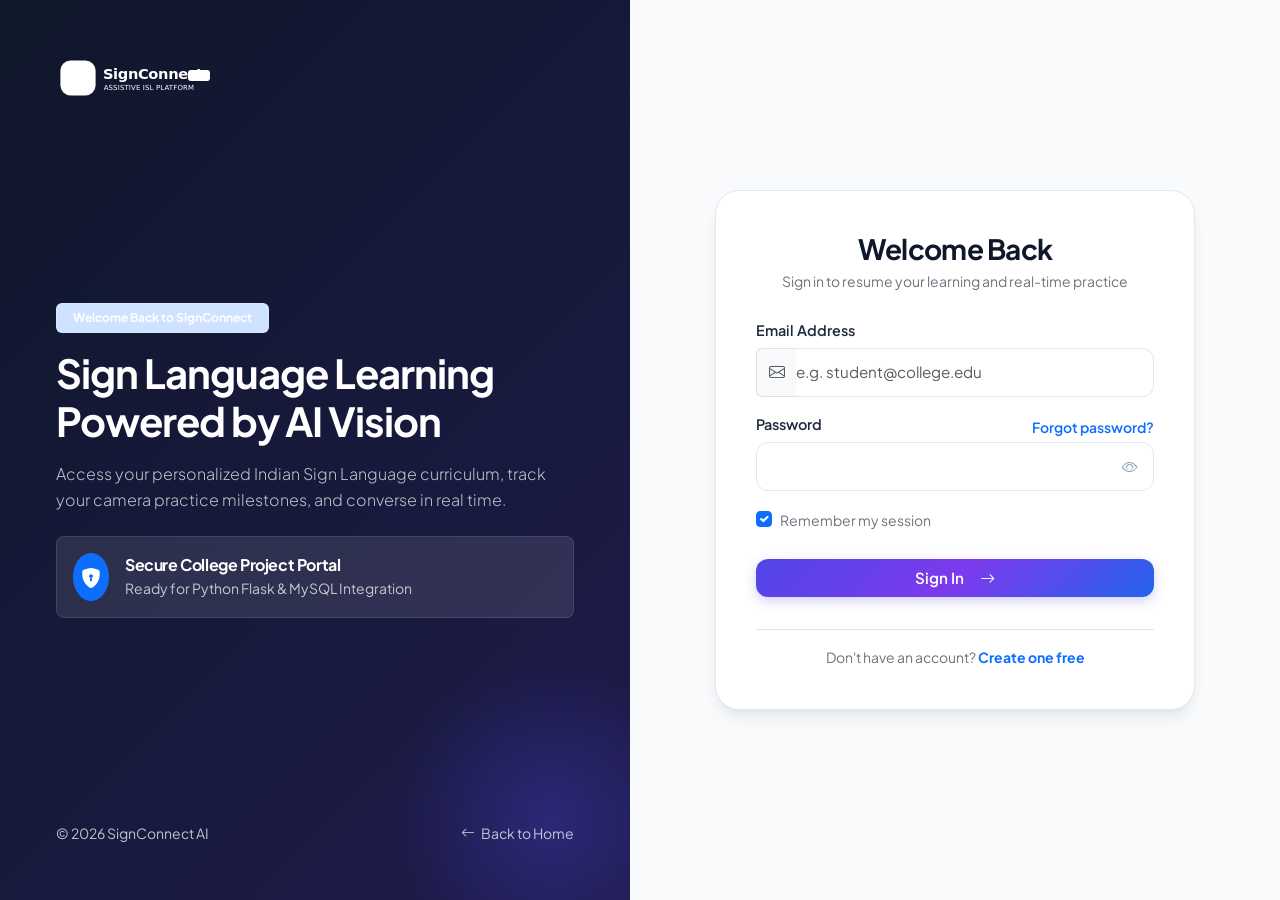
<file: frontend/login.html>
<!DOCTYPE html>
<html lang="en">
<head>
  <meta charset="UTF-8">
  <meta name="viewport" content="width=device-width, initial-scale=1.0">
  <title>Login - SignConnect AI</title>
  <link rel="icon" type="image/svg+xml" href="assets/icons/logo.svg">

  <!-- Bootstrap 5 CSS & Icons -->
  <link href="https://cdn.jsdelivr.net/npm/bootstrap@5.3.3/dist/css/bootstrap.min.css" rel="stylesheet">
  <link href="https://cdn.jsdelivr.net/npm/bootstrap-icons@1.11.3/font/bootstrap-icons.min.css" rel="stylesheet">

  <link rel="stylesheet" href="css/style.css">
  <link rel="stylesheet" href="css/responsive.css">
</head>
<body>

  <div class="auth-container">
    <!-- Left Hero Sidebar -->
    <div class="auth-sidebar d-none d-lg-flex">
      <div>
        <a href="index.html">
          <img src="assets/icons/logo.svg" alt="SignConnect AI" style="height: 44px; filter: brightness(0) invert(1);">
        </a>
      </div>

      <div class="my-auto py-5">
        <span class="badge bg-primary-subtle text-white px-3 py-2 fw-bold mb-3 border border-light border-opacity-25">
          Welcome Back to SignConnect
        </span>
        <h2 class="display-6 fw-bold text-white mb-3">
          Sign Language Learning Powered by AI Vision
        </h2>
        <p class="text-light opacity-75 lead fs-6 mb-4">
          Access your personalized Indian Sign Language curriculum, track your camera practice milestones, and converse in real time.
        </p>

        <div class="p-3 rounded-3 bg-white bg-opacity-10 border border-white border-opacity-10">
          <div class="d-flex align-items-center gap-3">
            <div class="p-2 rounded-circle bg-primary text-white">
              <i class="bi bi-shield-lock-fill fs-5"></i>
            </div>
            <div>
              <h6 class="text-white mb-0 fw-bold">Secure College Project Portal</h6>
              <span class="text-light opacity-75 small">Ready for Python Flask & MySQL Integration</span>
            </div>
          </div>
        </div>
      </div>

      <div class="d-flex justify-content-between text-light opacity-75 small">
        <span>&copy; 2026 SignConnect AI</span>
        <a href="index.html" class="text-light text-decoration-none"><i class="bi bi-arrow-left me-1"></i> Back to Home</a>
      </div>
    </div>

    <!-- Right Form Section -->
    <div class="auth-main">
      <div class="auth-card">
        <div class="text-center mb-4">
          <a href="index.html" class="d-inline-block d-lg-none mb-3">
            <img src="assets/icons/logo.svg" alt="SignConnect AI" style="height: 38px;">
          </a>
          <h3 class="fw-bold mb-1">Welcome Back</h3>
          <p class="text-secondary small mb-0">Sign in to resume your learning and real-time practice</p>
        </div>

        <form id="loginForm" class="auth-form" novalidate>
          <!-- Email Field -->
          <div class="mb-3">
            <label for="loginEmail" class="form-label">Email Address</label>
            <div class="input-group">
              <span class="input-group-text bg-light border-end-0 text-muted"><i class="bi bi-envelope"></i></span>
              <input type="email" class="form-control border-start-0 ps-0" id="loginEmail" placeholder="e.g. student@college.edu" required>
            </div>
          </div>

          <!-- Password Field -->
          <div class="mb-3">
            <div class="d-flex justify-content-between align-items-center">
              <label for="loginPassword" class="form-label">Password</label>
              <a href="#" class="small text-primary fw-semibold" data-bs-toggle="modal" data-bs-target="#forgotPasswordModal">Forgot password?</a>
            </div>
            <div class="input-password-group">
              <input type="password" class="form-control pe-5" id="loginPassword" required>
              <button type="button" class="input-password-toggle" data-target="loginPassword" title="Show or hide password">
                <i class="bi bi-eye"></i>
              </button>
            </div>
          </div>

          <!-- Remember Me Checkbox -->
          <div class="d-flex align-items-center justify-content-between mb-4">
            <div class="form-check">
              <input class="form-check-input" type="checkbox" id="rememberMe" checked>
              <label class="form-check-label small text-secondary" for="rememberMe">
                Remember my session
              </label>
            </div>
          </div>

          <!-- Submit Button -->
          <button type="submit" class="btn btn-primary w-100 py-2 mb-3">
            Sign In <i class="bi bi-arrow-right ms-2"></i>
          </button>
        </form>

        <div class="text-center mt-3 pt-3 border-top">
          <p class="small text-secondary mb-0">
            Don't have an account? <a href="register.html" class="fw-bold text-primary">Create one free</a>
          </p>
        </div>
      </div>
    </div>
  </div>

  <!-- Forgot Password Modal -->
  <div class="modal fade" id="forgotPasswordModal" tabindex="-1" aria-hidden="true">
    <div class="modal-dialog modal-dialog-centered">
      <div class="modal-content rounded-4 border-0 shadow-lg">
        <div class="modal-header border-bottom-0 pb-0">
          <h5 class="modal-title fw-bold">Reset Your Password</h5>
          <button type="button" class="btn-close" data-bs-dismiss="modal" aria-label="Close"></button>
        </div>
        <div class="modal-body py-4">
          <p class="text-secondary small mb-3">
            Enter the registered email associated with your SignConnect AI account. We'll send instructions to reset your password.
          </p>
          <form id="forgotPasswordForm">
            <div class="mb-3">
              <label for="resetEmail" class="form-label small fw-bold">Email Address</label>
              <input type="email" class="form-control" id="resetEmail" placeholder="name@domain.com" required>
            </div>
            <button type="submit" class="btn btn-primary w-100">Send Recovery Link</button>
          </form>
        </div>
      </div>
    </div>
  </div>

  <!-- Toast Notification Container -->
  <div id="toastContainer"></div>

  <!-- Scripts -->
  <script src="https://cdn.jsdelivr.net/npm/bootstrap@5.3.3/dist/js/bootstrap.bundle.min.js"></script>
  <script src="js/main.js"></script>
  <script src="js/auth.js"></script>
</body>
</html>
</file>
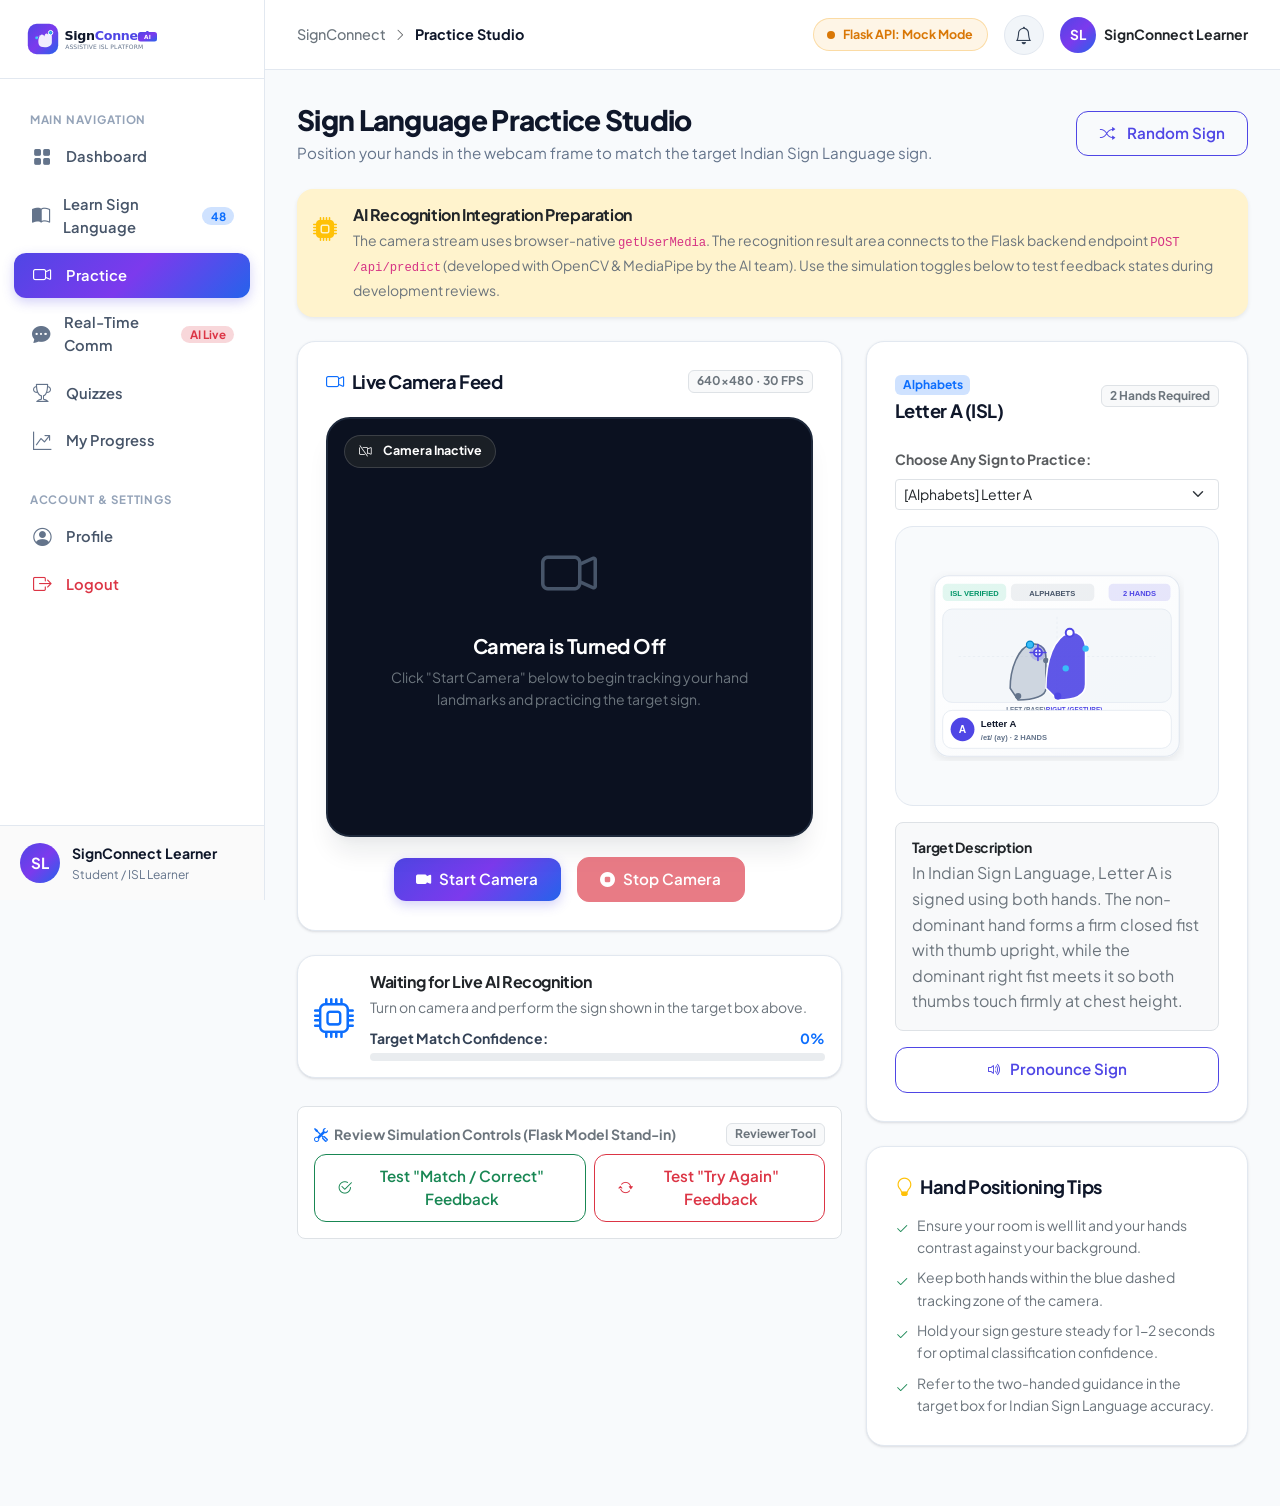
<file: frontend/practice.html>
<!DOCTYPE html>
<html lang="en">

<head>
  <meta charset="UTF-8">
  <meta name="viewport" content="width=device-width, initial-scale=1.0">
  <title>Practice Studio - SignConnect AI</title>
  <link rel="icon" type="image/svg+xml" href="assets/icons/logo.svg">

  <!-- Bootstrap 5 CSS & Icons -->
  <link href="https://cdn.jsdelivr.net/npm/bootstrap@5.3.3/dist/css/bootstrap.min.css" rel="stylesheet">
  <link href="https://cdn.jsdelivr.net/npm/bootstrap-icons@1.11.3/font/bootstrap-icons.min.css" rel="stylesheet">

  <link rel="stylesheet" href="css/style.css">
  <link rel="stylesheet" href="css/dashboard.css">
  <link rel="stylesheet" href="css/learning.css">
  <link rel="stylesheet" href="css/responsive.css">
</head>

<body>

  <div class="app-wrapper">
    <!-- Sidebar Navigation -->
    <aside class="app-sidebar" id="appSidebar">
      <div class="sidebar-brand">
        <a href="dashboard.html">
          <img src="assets/icons/logo.svg" alt="SignConnect AI">
        </a>
      </div>

      <div class="sidebar-menu-wrapper">
        <div class="sidebar-heading">Main Navigation</div>
        <ul class="sidebar-nav">

          <li>
            <a href="dashboard.html" class="sidebar-link">
              <div class="sidebar-link-content">
                <i class="bi bi-grid-fill"></i>
                <span>Dashboard</span>
              </div>
            </a>
          </li>

          <li>
            <a href="learn.html" class="sidebar-link">
              <div class="sidebar-link-content">
                <i class="bi bi-book-half"></i>
                <span>Learn Sign Language</span>
              </div>
              <span class="badge bg-primary-subtle text-primary sidebar-badge">48</span>
            </a>
          </li>

          <li>
            <a href="practice.html" class="sidebar-link active">
              <div class="sidebar-link-content">
                <i class="bi bi-camera-video"></i>
                <span>Practice</span>
              </div>
            </a>
          </li>

          <li>
            <a href="communication.html" class="sidebar-link">
              <div class="sidebar-link-content">
                <i class="bi bi-chat-dots-fill"></i>
                <span>Real-Time Comm</span>
              </div>
              <span class="badge bg-danger-subtle text-danger sidebar-badge">AI Live</span>
            </a>
          </li>

          <!-- Text-to-Sign navigation removed -->

          <li>
            <a href="quiz.html" class="sidebar-link">
              <div class="sidebar-link-content">
                <i class="bi bi-trophy"></i>
                <span>Quizzes</span>
              </div>
            </a>
          </li>

          <li>
            <a href="progress.html" class="sidebar-link">
              <div class="sidebar-link-content">
                <i class="bi bi-graph-up-arrow"></i>
                <span>My Progress</span>
              </div>
            </a>
          </li>

        </ul>

        <div class="sidebar-heading">Account & Settings</div>
        <ul class="sidebar-nav">

          <li>
            <a href="profile.html" class="sidebar-link">
              <div class="sidebar-link-content">
                <i class="bi bi-person-circle"></i>
                <span>Profile</span>
              </div>
            </a>
          </li>

          <li>
            <a href="javascript:void(0)" onclick="SignConnect.logout()" class="sidebar-link text-danger">
              <div class="sidebar-link-content">
                <i class="bi bi-box-arrow-right text-danger"></i>
                <span>Logout</span>
              </div>
            </a>
          </li>

        </ul>
      </div>

      <div class="sidebar-footer">
        <div class="sidebar-user">
          <div class="sidebar-user-avatar">SL</div>
          <div class="sidebar-user-info">
            <div class="sidebar-user-name">SignConnect Learner</div>
            <div class="sidebar-user-role">Student / ISL Learner</div>
          </div>
        </div>
      </div>
    </aside>

    <!-- Main Content Area -->
    <main class="app-main">

      <!-- Topbar -->
      <header class="app-topbar">
        <div class="topbar-left">
          <button type="button" class="sidebar-toggle-btn" id="sidebarToggleBtn" aria-label="Toggle Sidebar">
            <i class="bi bi-list"></i>
          </button>

          <div class="topbar-breadcrumb">
            <a href="dashboard.html" class="text-secondary text-decoration-none">SignConnect</a>
            <i class="bi bi-chevron-right text-muted small"></i>
            <span class="current">Practice Studio</span>
          </div>
        </div>

        <div class="topbar-right">
          <div class="backend-status-pill" id="backendStatusPill" title="Backend Status">
            <span class="status-dot"></span> Flask API: Ready
          </div>

          <button class="topbar-icon-btn" title="Notifications">
            <i class="bi bi-bell"></i>
          </button>

          <a href="profile.html" class="d-flex align-items-center gap-2 text-decoration-none">
            <div class="sidebar-user-avatar topbar-user-avatar" style="width: 36px; height: 36px; font-size: 0.85rem;">
              SL</div>
            <span class="fw-bold small text-dark d-none d-sm-inline topbar-user-name">SignConnect Learner</span>
          </a>
        </div>
      </header>

      <!-- Page Content -->
      <div class="page-content">

        <!-- Header -->
        <div class="d-flex flex-column flex-md-row justify-content-between align-items-md-center gap-3 mb-4">
          <div>
            <h1 class="page-header-title">Sign Language Practice Studio</h1>
            <p class="page-header-desc">
              Position your hands in the webcam frame to match the target Indian Sign Language sign.
            </p>
          </div>

          <div class="d-flex align-items-center gap-2">
            <button type="button" class="btn btn-outline-primary" id="btnNextRandomSign">
              <i class="bi bi-shuffle me-1"></i> Random Sign
            </button>
          </div>
        </div>

        <!-- Academic & Backend Integration Notice -->
        <div class="alert alert-warning border-0 rounded-4 shadow-sm mb-4 d-flex align-items-start gap-3">
          <i class="bi bi-cpu-fill fs-4 text-warning mt-1"></i>
          <div>
            <h6 class="fw-bold mb-1 text-dark">AI Recognition Integration Preparation</h6>
            <p class="small text-secondary mb-0">
              The camera stream uses browser-native <code>getUserMedia</code>. The recognition result area connects to
              the Flask backend endpoint <code>POST /api/predict</code> (developed with OpenCV & MediaPipe by the AI
              team). Use the simulation toggles below to test feedback states during development reviews.
            </p>
          </div>
        </div>

        <!-- Practice Grid -->
        <div class="row g-4">

          <!-- Left: Webcam Studio -->
          <div class="col-lg-7">
            <div class="dash-card mb-4">
              <div class="dash-card-header">
                <h5 class="dash-card-title">
                  <i class="bi bi-camera-video text-primary"></i> Live Camera Feed
                </h5>
                <span class="badge bg-light text-secondary border small">640x480 · 30 FPS</span>
              </div>

              <!-- Camera Viewport Container -->
              <div class="camera-feed-container">
                <div class="camera-hud-badge bg-dark bg-opacity-75" id="cameraStatusBadge">
                  <i class="bi bi-camera-video-off me-1"></i> Camera Inactive
                </div>

                <!-- Video Element -->
                <video id="practiceVideo" playsinline autoplay muted style="display: none;"></video>

                <!-- Landmark Canvas Overlay -->
                <canvas id="practiceCanvasOverlay"></canvas>

                <!-- Standby Placeholder -->
                <div class="camera-placeholder" id="cameraPlaceholder">
                  <i class="bi bi-camera-video"></i>
                  <h5 class="fw-bold text-white mb-2">Camera is Turned Off</h5>
                  <p class="text-secondary small max-w-400 mb-3">
                    Click "Start Camera" below to begin tracking your hand landmarks and practicing the target sign.
                  </p>
                </div>
              </div>

              <!-- Camera Controls -->
              <div class="camera-controls-bar">
                <button type="button" class="btn btn-primary" id="btnStartCamera">
                  <i class="bi bi-camera-video-fill"></i> Start Camera
                </button>
                <button type="button" class="btn btn-danger" id="btnStopCamera" disabled>
                  <i class="bi bi-stop-circle-fill"></i> Stop Camera
                </button>
              </div>
            </div>

            <!-- Practice Feedback Card -->
            <div class="dash-card p-3" id="practiceResultCard">
              <div class="d-flex align-items-center gap-3">
                <i class="bi bi-cpu fs-1 text-primary" id="practiceResultIcon"></i>
                <div class="flex-grow-1">
                  <h6 class="fw-bold mb-1 text-dark" id="practiceResultTitle">Waiting for Live AI Recognition</h6>
                  <p class="small text-secondary mb-2" id="practiceResultText">
                    Turn on camera and perform the sign shown in the target box above.
                  </p>
                  <div class="d-flex align-items-center justify-content-between small fw-bold mb-1">
                    <span>Target Match Confidence:</span>
                    <span id="practiceConfidenceText" class="text-primary">0%</span>
                  </div>
                  <div class="progress" style="height: 8px;">
                    <div class="progress-bar bg-primary" id="practiceConfidenceBar" style="width: 0%;"></div>
                  </div>
                </div>
              </div>
            </div>

            <!-- Testing Simulation Controls for Mini-Project Review -->
            <div class="p-3 bg-white rounded-3 border">
              <div class="d-flex align-items-center justify-content-between mb-2">
                <span class="small fw-bold text-secondary">
                  <i class="bi bi-tools text-primary me-1"></i> Review Simulation Controls (Flask Model Stand-in)
                </span>
                <span class="badge bg-light text-secondary border">Reviewer Tool</span>
              </div>
              <div class="d-flex gap-2">
                <button type="button" class="btn btn-outline-success btn-sm flex-grow-1" id="btnSimulateCorrect">
                  <i class="bi bi-check2-circle"></i> Test "Match / Correct" Feedback
                </button>
                <button type="button" class="btn btn-outline-danger btn-sm flex-grow-1" id="btnSimulateIncorrect">
                  <i class="bi bi-arrow-repeat"></i> Test "Try Again" Feedback
                </button>
              </div>
            </div>
          </div>

          <!-- Right: Target Sign & Instructions -->
          <div class="col-lg-5">

            <!-- Target Sign Showcase Card -->
            <div class="dash-card mb-4">
              <div class="dash-card-header">
                <div>
                  <span class="badge bg-primary-subtle text-primary fw-bold small"
                    id="targetSignCategory">Alphabets</span>
                  <h5 class="dash-card-title mt-1" id="targetSignTitle">Letter A (ISL)</h5>
                </div>
                <span class="badge bg-light text-secondary border" id="targetSignHandBadge">2 Hands Required</span>
              </div>

              <!-- Sign Selector Dropdown -->
              <div class="mb-3">
                <label for="practiceSignSelector" class="form-label small fw-bold text-muted">Choose Any Sign to
                  Practice:</label>
                <select class="form-select form-select-sm" id="practiceSignSelector">
                  <!-- Injected via practice.js -->
                </select>
              </div>

              <!-- Target Sign Image -->
              <div class="sign-modal-preview mb-3 p-3 text-center">
                <img id="targetSignImage" src="assets/images/isl_a.svg" alt="Target Sign" style="max-height: 190px;">
              </div>

              <div class="p-3 bg-light rounded-3 border mb-3">
                <h6 class="fw-bold small text-dark mb-1">Target Description</h6>
                <p class="smaller text-secondary mb-0" id="targetSignDescription">
                  Both fists closed with thumbs touching each other, or right fist placed beside left thumb.
                </p>
              </div>

              <div class="d-flex gap-2">
                <button type="button" class="btn btn-outline-primary btn-sm flex-grow-1"
                  onclick="SignConnect.speakText(document.getElementById('targetSignLabel').textContent)">
                  <i class="bi bi-volume-up"></i> Pronounce Sign
                </button>
                <span id="targetSignLabel" class="d-none">A</span>
              </div>
            </div>

            <!-- Best Practice Guidelines -->
            <div class="dash-card">
              <h5 class="dash-card-title mb-3">
                <i class="bi bi-lightbulb text-warning"></i> Hand Positioning Tips
              </h5>
              <ul class="list-unstyled small text-secondary mb-0">
                <li class="d-flex align-items-start gap-2 mb-2">
                  <i class="bi bi-check2 text-success mt-1"></i>
                  <span>Ensure your room is well lit and your hands contrast against your background.</span>
                </li>
                <li class="d-flex align-items-start gap-2 mb-2">
                  <i class="bi bi-check2 text-success mt-1"></i>
                  <span>Keep both hands within the blue dashed tracking zone of the camera.</span>
                </li>
                <li class="d-flex align-items-start gap-2 mb-2">
                  <i class="bi bi-check2 text-success mt-1"></i>
                  <span>Hold your sign gesture steady for 1-2 seconds for optimal classification confidence.</span>
                </li>
                <li class="d-flex align-items-start gap-2">
                  <i class="bi bi-check2 text-success mt-1"></i>
                  <span>Refer to the two-handed guidance in the target box for Indian Sign Language accuracy.</span>
                </li>
              </ul>
            </div>

          </div>
        </div>
      </div>
    </main>
  </div>

  <!-- Toast Notification Container -->
  <div id="toastContainer"></div>

  <!-- Scripts -->
  <script src="https://cdn.jsdelivr.net/npm/bootstrap@5.3.3/dist/js/bootstrap.bundle.min.js"></script>
  <script src="js/isl-data.js"></script>
  <script src="js/main.js"></script>
  <script src="js/practice.js"></script>
</body>

</html>
</file>
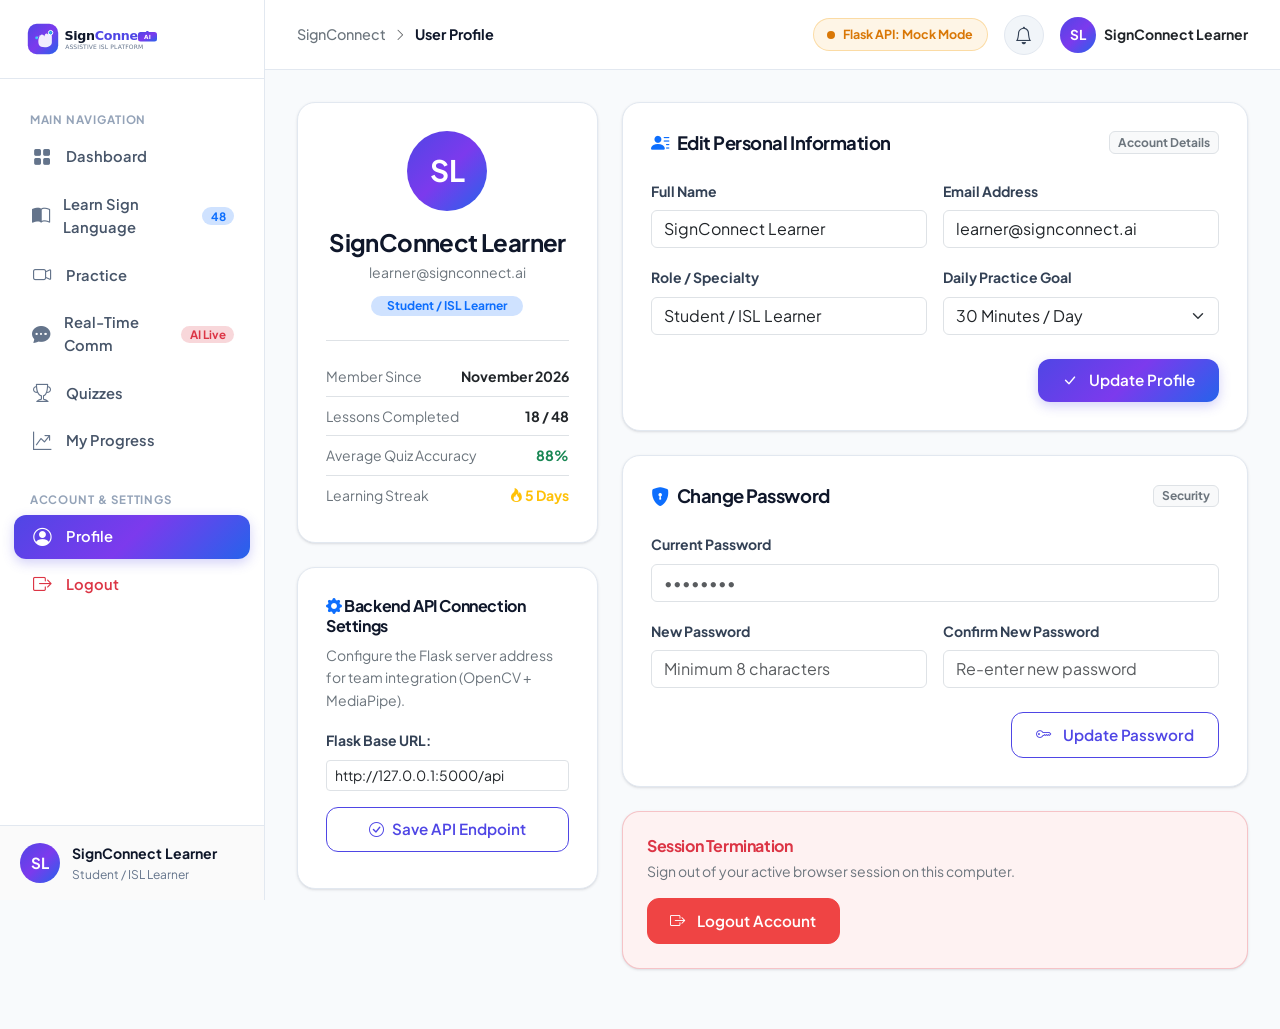
<file: frontend/profile.html>
<!DOCTYPE html>
<html lang="en">

<head>
  <meta charset="UTF-8">
  <meta name="viewport" content="width=device-width, initial-scale=1.0">
  <title>User Profile - SignConnect AI</title>
  <link rel="icon" type="image/svg+xml" href="assets/icons/logo.svg">

  <!-- Bootstrap 5 CSS & Icons -->
  <link href="https://cdn.jsdelivr.net/npm/bootstrap@5.3.3/dist/css/bootstrap.min.css" rel="stylesheet">
  <link href="https://cdn.jsdelivr.net/npm/bootstrap-icons@1.11.3/font/bootstrap-icons.min.css" rel="stylesheet">

  <link rel="stylesheet" href="css/style.css">
  <link rel="stylesheet" href="css/dashboard.css">
  <link rel="stylesheet" href="css/learning.css">
  <link rel="stylesheet" href="css/responsive.css">
</head>

<body>

  <div class="app-wrapper">
    <!-- Sidebar Navigation -->
    <aside class="app-sidebar" id="appSidebar">
      <div class="sidebar-brand">
        <a href="dashboard.html">
          <img src="assets/icons/logo.svg" alt="SignConnect AI">
        </a>
      </div>

      <div class="sidebar-menu-wrapper">
        <div class="sidebar-heading">Main Navigation</div>
        <ul class="sidebar-nav">
          <li>
            <a href="dashboard.html" class="sidebar-link">
              <div class="sidebar-link-content">
                <i class="bi bi-grid-fill"></i>
                <span>Dashboard</span>
              </div>
            </a>
          </li>

          <li>
            <a href="learn.html" class="sidebar-link">
              <div class="sidebar-link-content">
                <i class="bi bi-book-half"></i>
                <span>Learn Sign Language</span>
              </div>
              <span class="badge bg-primary-subtle text-primary sidebar-badge">48</span>
            </a>
          </li>

          <li>
            <a href="practice.html" class="sidebar-link">
              <div class="sidebar-link-content">
                <i class="bi bi-camera-video"></i>
                <span>Practice</span>
              </div>
            </a>
          </li>

          <li>
            <a href="communication.html" class="sidebar-link">
              <div class="sidebar-link-content">
                <i class="bi bi-chat-dots-fill"></i>
                <span>Real-Time Comm</span>
              </div>
              <span class="badge bg-danger-subtle text-danger sidebar-badge">AI Live</span>
            </a>
          </li>

          <li>
            <a href="quiz.html" class="sidebar-link">
              <div class="sidebar-link-content">
                <i class="bi bi-trophy"></i>
                <span>Quizzes</span>
              </div>
            </a>
          </li>

          <li>
            <a href="progress.html" class="sidebar-link">
              <div class="sidebar-link-content">
                <i class="bi bi-graph-up-arrow"></i>
                <span>My Progress</span>
              </div>
            </a>
          </li>
        </ul>

        <div class="sidebar-heading">Account & Settings</div>
        <ul class="sidebar-nav">
          <li>
            <a href="profile.html" class="sidebar-link active">
              <div class="sidebar-link-content">
                <i class="bi bi-person-circle"></i>
                <span>Profile</span>
              </div>
            </a>
          </li>

          <li>
            <a href="javascript:void(0)" onclick="SignConnect.logout()" class="sidebar-link text-danger">
              <div class="sidebar-link-content">
                <i class="bi bi-box-arrow-right text-danger"></i>
                <span>Logout</span>
              </div>
            </a>
          </li>
        </ul>
      </div>

      <div class="sidebar-footer">
        <div class="sidebar-user">
          <div class="sidebar-user-avatar">SL</div>
          <div class="sidebar-user-info">
            <div class="sidebar-user-name">SignConnect Learner</div>
            <div class="sidebar-user-role">Student / ISL Learner</div>
          </div>
        </div>
      </div>
    </aside>

    <!-- Main Content Area -->
    <main class="app-main">
      <!-- Topbar -->
      <header class="app-topbar">
        <div class="topbar-left">
          <button type="button" class="sidebar-toggle-btn" id="sidebarToggleBtn" aria-label="Toggle Sidebar">
            <i class="bi bi-list"></i>
          </button>
          <div class="topbar-breadcrumb">
            <a href="dashboard.html" class="text-secondary text-decoration-none">SignConnect</a>
            <i class="bi bi-chevron-right text-muted small"></i>
            <span class="current">User Profile</span>
          </div>
        </div>

        <div class="topbar-right">
          <div class="backend-status-pill" id="backendStatusPill" title="Backend Status">
            <span class="status-dot"></span> Flask API: Ready
          </div>
          <button class="topbar-icon-btn" title="Notifications">
            <i class="bi bi-bell"></i>
          </button>
          <a href="profile.html" class="d-flex align-items-center gap-2 text-decoration-none">
            <div class="sidebar-user-avatar topbar-user-avatar" style="width: 36px; height: 36px; font-size: 0.85rem;">
              SL</div>
            <span class="fw-bold small text-dark d-none d-sm-inline topbar-user-name">SignConnect Learner</span>
          </a>
        </div>
      </header>

      <!-- Page Content -->
      <div class="page-content">
        <div class="row g-4">
          <!-- Left Column: User Summary Card -->
          <div class="col-lg-4">
            <div class="dash-card text-center mb-4">
              <div class="sidebar-user-avatar mx-auto mb-3" style="width: 80px; height: 80px; font-size: 1.85rem;">SL
              </div>
              <h4 class="fw-bold mb-1" id="profileCardName">SignConnect Learner</h4>
              <p class="text-secondary small mb-2" id="profileCardEmail">learner@signconnect.ai</p>
              <span class="badge bg-primary-subtle text-primary px-3 py-1 rounded-pill small mb-4">Student / ISL
                Learner</span>

              <div class="border-top pt-3 text-start">
                <div class="d-flex justify-content-between align-items-center py-2 border-bottom">
                  <span class="text-secondary small">Member Since</span>
                  <span class="fw-bold small text-dark">November 2026</span>
                </div>
                <div class="d-flex justify-content-between align-items-center py-2 border-bottom">
                  <span class="text-secondary small">Lessons Completed</span>
                  <span class="fw-bold small text-dark">18 / 48</span>
                </div>
                <div class="d-flex justify-content-between align-items-center py-2 border-bottom">
                  <span class="text-secondary small">Average Quiz Accuracy</span>
                  <span class="fw-bold small text-success">88%</span>
                </div>
                <div class="d-flex justify-content-between align-items-center py-2">
                  <span class="text-secondary small">Learning Streak</span>
                  <span class="fw-bold small text-warning"><i class="bi bi-fire"></i> 5 Days</span>
                </div>
              </div>
            </div>

            <!-- Backend Developer Configuration Widget -->
            <div class="dash-card">
              <h6 class="fw-bold mb-2">
                <i class="bi bi-gear-fill text-primary"></i> Backend API Connection Settings
              </h6>
              <p class="small text-secondary mb-3">
                Configure the Flask server address for team integration (OpenCV + MediaPipe).
              </p>
              <form id="apiConfigForm">
                <div class="mb-3">
                  <label for="apiUrlInput" class="form-label small fw-bold">Flask Base URL:</label>
                  <input type="text" class="form-control form-control-sm" id="apiUrlInput"
                    value="http://127.0.0.1:5000/api">
                </div>
                <button type="submit" class="btn btn-outline-primary btn-sm w-100 mb-2">
                  <i class="bi bi-check-circle"></i> Save API Endpoint
                </button>
              </form>
            </div>
          </div>

          <!-- Right Column: Edit Profile & Password -->
          <div class="col-lg-8">
            <!-- Edit Profile Form -->
            <div class="dash-card mb-4">
              <div class="dash-card-header">
                <h5 class="dash-card-title">
                  <i class="bi bi-person-lines-fill text-primary"></i> Edit Personal Information
                </h5>
                <span class="badge bg-light text-secondary border small">Account Details</span>
              </div>

              <form id="editProfileForm">
                <div class="row g-3">
                  <div class="col-md-6">
                    <label for="profileFullName" class="form-label small fw-bold">Full Name</label>
                    <input type="text" class="form-control" id="profileFullName" value="SignConnect Learner" required>
                  </div>
                  <div class="col-md-6">
                    <label for="profileEmail" class="form-label small fw-bold">Email Address</label>
                    <input type="email" class="form-control" id="profileEmail" value="learner@signconnect.ai" required>
                  </div>
                  <div class="col-md-6">
                    <label for="profileRole" class="form-label small fw-bold">Role / Specialty</label>
                    <input type="text" class="form-control" id="profileRole" value="Student / ISL Learner">
                  </div>
                  <div class="col-md-6">
                    <label for="profileGoal" class="form-label small fw-bold">Daily Practice Goal</label>
                    <select class="form-select" id="profileGoal">
                      <option value="15">15 Minutes / Day</option>
                      <option value="30" selected>30 Minutes / Day</option>
                      <option value="60">60 Minutes / Day</option>
                    </select>
                  </div>
                </div>

                <div class="text-end mt-4">
                  <button type="submit" class="btn btn-primary px-4">
                    <i class="bi bi-check-lg me-1"></i> Update Profile
                  </button>
                </div>
              </form>
            </div>

            <!-- Change Password Form -->
            <div class="dash-card mb-4">
              <div class="dash-card-header">
                <h5 class="dash-card-title">
                  <i class="bi bi-shield-lock-fill text-primary"></i> Change Password
                </h5>
                <span class="badge bg-light text-secondary border small">Security</span>
              </div>

              <form id="changePasswordForm">
                <div class="row g-3">
                  <div class="col-12">
                    <label for="currentPassword" class="form-label small fw-bold">Current Password</label>
                    <input type="password" class="form-control" id="currentPassword" placeholder="••••••••" required>
                  </div>
                  <div class="col-md-6">
                    <label for="newPassword" class="form-label small fw-bold">New Password</label>
                    <input type="password" class="form-control" id="newPassword" placeholder="Minimum 8 characters"
                      required>
                  </div>
                  <div class="col-md-6">
                    <label for="confirmNewPassword" class="form-label small fw-bold">Confirm New Password</label>
                    <input type="password" class="form-control" id="confirmNewPassword"
                      placeholder="Re-enter new password" required>
                  </div>
                </div>

                <div class="text-end mt-4">
                  <button type="submit" class="btn btn-outline-primary px-4">
                    <i class="bi bi-key me-1"></i> Update Password
                  </button>
                </div>
              </form>
            </div>

            <!-- Logout Session Section -->
            <div class="dash-card border-danger border-opacity-25 bg-soft-danger p-4">
              <div class="d-flex align-items-center justify-content-between flex-wrap gap-3">
                <div>
                  <h6 class="fw-bold text-danger mb-1">Session Termination</h6>
                  <p class="small text-secondary mb-0">Sign out of your active browser session on this computer.</p>
                </div>
                <button type="button" class="btn btn-danger" onclick="SignConnect.logout()">
                  <i class="bi bi-box-arrow-right me-1"></i> Logout Account
                </button>
              </div>
            </div>
          </div>
        </div>
      </div>
    </main>
  </div>

  <!-- Toast Notification Container -->
  <div id="toastContainer"></div>

  <!-- Scripts -->
  <script src="https://cdn.jsdelivr.net/npm/bootstrap@5.3.3/dist/js/bootstrap.bundle.min.js"></script>
  <script src="js/main.js"></script>
  <script>
    document.addEventListener('DOMContentLoaded', () => {
      const user = SignConnect.getUser();
      if (user) {
        const nameInput = document.getElementById('profileFullName');
        const emailInput = document.getElementById('profileEmail');
        const cardName = document.getElementById('profileCardName');
        const cardEmail = document.getElementById('profileCardEmail');

        if (nameInput) nameInput.value = user.name;
        if (emailInput) emailInput.value = user.email;
        if (cardName) cardName.textContent = user.name;
        if (cardEmail) cardEmail.textContent = user.email;
      }

      // API config save
      const apiForm = document.getElementById('apiConfigForm');
      if (apiForm) {
        const apiInput = document.getElementById('apiUrlInput');
        apiInput.value = window.SignConnectConfig.API_BASE_URL;

        apiForm.addEventListener('submit', (e) => {
          e.preventDefault();
          const newUrl = apiInput.value.trim();
          if (newUrl) {
            localStorage.setItem('signconnect_api_url', newUrl);
            window.SignConnectConfig.API_BASE_URL = newUrl;
            SignConnect.showToast(`Flask API Base URL updated to: ${newUrl}`, 'success');
          }
        });
      }

      // Profile update
      const editForm = document.getElementById('editProfileForm');
      if (editForm) {
        editForm.addEventListener('submit', (e) => {
          e.preventDefault();
          const newName = document.getElementById('profileFullName').value.trim();
          const newEmail = document.getElementById('profileEmail').value.trim();
          const currentUser = SignConnect.getUser() || {};
          currentUser.name = newName;
          currentUser.email = newEmail;
          currentUser.avatar = newName.substring(0, 2).toUpperCase();
          SignConnect.setUser(currentUser);
          SignConnect.showToast('Profile information saved successfully.', 'success');
          setTimeout(() => location.reload(), 800);
        });
      }

      // Change Password form
      const pwdForm = document.getElementById('changePasswordForm');
      if (pwdForm) {
        pwdForm.addEventListener('submit', (e) => {
          e.preventDefault();
          const newP = document.getElementById('newPassword').value;
          const confP = document.getElementById('confirmNewPassword').value;
          if (newP.length < 8) {
            SignConnect.showToast('Password must be at least 8 characters long.', 'warning');
            return;
          }
          if (newP !== confP) {
            SignConnect.showToast('New passwords do not match.', 'danger');
            return;
          }
          SignConnect.showToast('Password updated successfully.', 'success');
          pwdForm.reset();
        });
      }
    });
  </script>
</body>

</html>
</file>
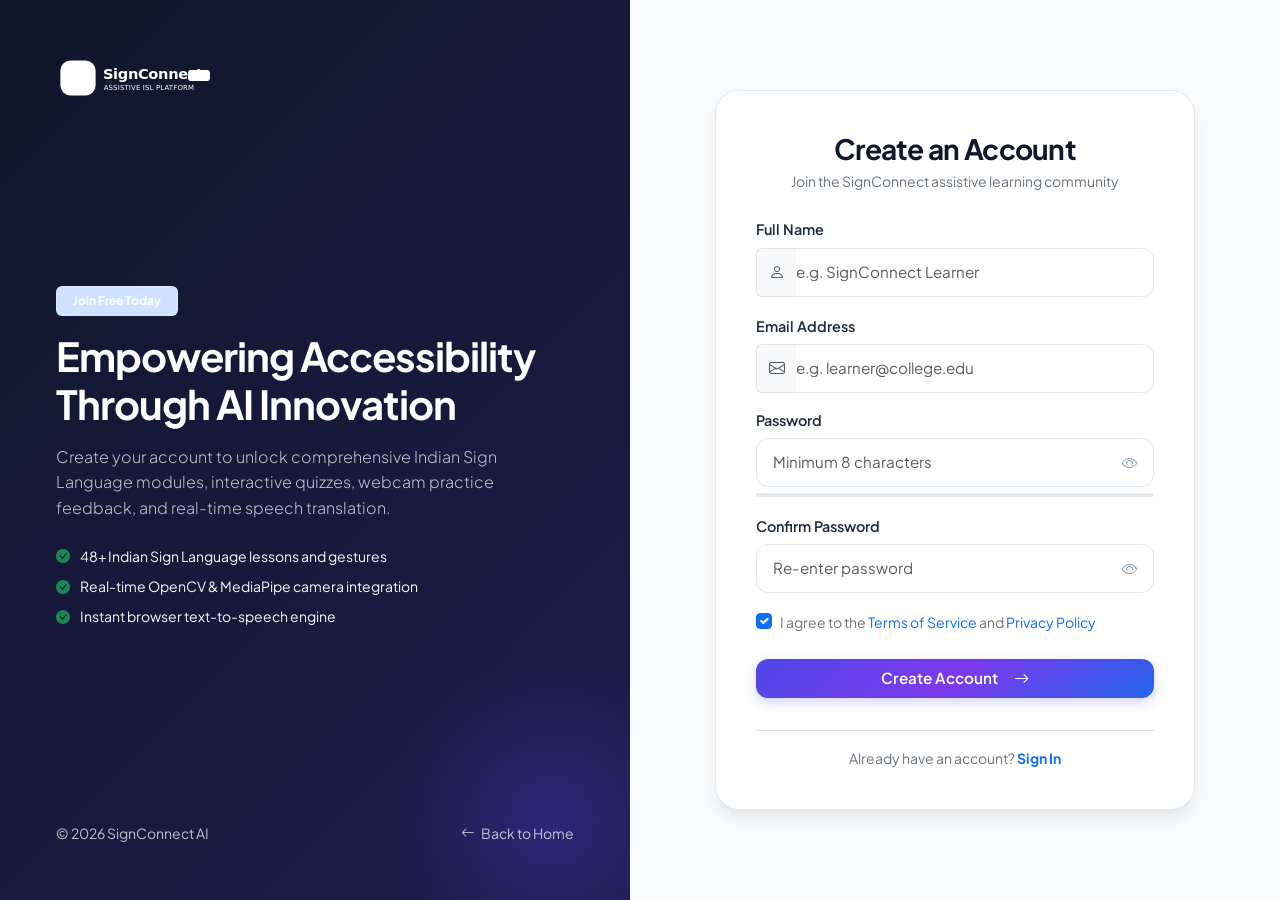
<file: frontend/register.html>
<!DOCTYPE html>
<html lang="en">
<head>
  <meta charset="UTF-8">
  <meta name="viewport" content="width=device-width, initial-scale=1.0">
  <title>Register - SignConnect AI</title>
  <link rel="icon" type="image/svg+xml" href="assets/icons/logo.svg">

  <!-- Bootstrap 5 CSS & Icons -->
  <link href="https://cdn.jsdelivr.net/npm/bootstrap@5.3.3/dist/css/bootstrap.min.css" rel="stylesheet">
  <link href="https://cdn.jsdelivr.net/npm/bootstrap-icons@1.11.3/font/bootstrap-icons.min.css" rel="stylesheet">

  <link rel="stylesheet" href="css/style.css">
  <link rel="stylesheet" href="css/responsive.css">
</head>
<body>

  <div class="auth-container">
    <!-- Left Hero Sidebar -->
    <div class="auth-sidebar d-none d-lg-flex">
      <div>
        <a href="index.html">
          <img src="assets/icons/logo.svg" alt="SignConnect AI" style="height: 44px; filter: brightness(0) invert(1);">
        </a>
      </div>

      <div class="my-auto py-5">
        <span class="badge bg-primary-subtle text-white px-3 py-2 fw-bold mb-3 border border-light border-opacity-25">
          Join Free Today
        </span>
        <h2 class="display-6 fw-bold text-white mb-3">
          Empowering Accessibility Through AI Innovation
        </h2>
        <p class="text-light opacity-75 lead fs-6 mb-4">
          Create your account to unlock comprehensive Indian Sign Language modules, interactive quizzes, webcam practice feedback, and real-time speech translation.
        </p>

        <ul class="list-unstyled text-light opacity-90 small mb-0">
          <li class="mb-2"><i class="bi bi-check-circle-fill text-success me-2"></i> 48+ Indian Sign Language lessons and gestures</li>
          <li class="mb-2"><i class="bi bi-check-circle-fill text-success me-2"></i> Real-time OpenCV & MediaPipe camera integration</li>
          <li class="mb-2"><i class="bi bi-check-circle-fill text-success me-2"></i> Instant browser text-to-speech engine</li>
        </ul>
      </div>

      <div class="d-flex justify-content-between text-light opacity-75 small">
        <span>&copy; 2026 SignConnect AI</span>
        <a href="index.html" class="text-light text-decoration-none"><i class="bi bi-arrow-left me-1"></i> Back to Home</a>
      </div>
    </div>

    <!-- Right Form Section -->
    <div class="auth-main">
      <div class="auth-card">
        <div class="text-center mb-4">
          <a href="index.html" class="d-inline-block d-lg-none mb-3">
            <img src="assets/icons/logo.svg" alt="SignConnect AI" style="height: 38px;">
          </a>
          <h3 class="fw-bold mb-1">Create an Account</h3>
          <p class="text-secondary small mb-0">Join the SignConnect assistive learning community</p>
        </div>

        <form id="registerForm" class="auth-form" novalidate>
          <!-- Full Name Field -->
          <div class="mb-3">
            <label for="regFullName" class="form-label">Full Name</label>
            <div class="input-group">
              <span class="input-group-text bg-light border-end-0 text-muted"><i class="bi bi-person"></i></span>
              <input type="text" class="form-control border-start-0 ps-0" id="regFullName" placeholder="e.g. SignConnect Learner" required>
            </div>
          </div>

          <!-- Email Field -->
          <div class="mb-3">
            <label for="regEmail" class="form-label">Email Address</label>
            <div class="input-group">
              <span class="input-group-text bg-light border-end-0 text-muted"><i class="bi bi-envelope"></i></span>
              <input type="email" class="form-control border-start-0 ps-0" id="regEmail" placeholder="e.g. learner@college.edu" required>
            </div>
          </div>

          <!-- Password Field -->
          <div class="mb-3">
            <div class="d-flex justify-content-between align-items-center">
              <label for="regPassword" class="form-label">Password</label>
              <span id="strengthText" class="small fw-bold text-muted"></span>
            </div>
            <div class="input-password-group">
              <input type="password" class="form-control pe-5" id="regPassword" placeholder="Minimum 8 characters" required>
              <button type="button" class="input-password-toggle" data-target="regPassword" title="Show or hide password">
                <i class="bi bi-eye"></i>
              </button>
            </div>
            <div class="password-strength-meter">
              <div id="strengthBar" class="password-strength-bar"></div>
            </div>
          </div>

          <!-- Confirm Password Field -->
          <div class="mb-3">
            <label for="regConfirmPassword" class="form-label">Confirm Password</label>
            <div class="input-password-group">
              <input type="password" class="form-control pe-5" id="regConfirmPassword" placeholder="Re-enter password" required>
              <button type="button" class="input-password-toggle" data-target="regConfirmPassword" title="Show or hide password">
                <i class="bi bi-eye"></i>
              </button>
            </div>
          </div>

          <!-- Terms of Service Checkbox -->
          <div class="form-check mb-4">
            <input class="form-check-input" type="checkbox" id="agreeTerms" checked required>
            <label class="form-check-label small text-secondary" for="agreeTerms">
              I agree to the <a href="#" class="text-primary">Terms of Service</a> and <a href="#" class="text-primary">Privacy Policy</a>
            </label>
          </div>

          <!-- Submit Button -->
          <button type="submit" class="btn btn-primary w-100 py-2 mb-3">
            Create Account <i class="bi bi-arrow-right ms-2"></i>
          </button>
        </form>

        <div class="text-center mt-3 pt-3 border-top">
          <p class="small text-secondary mb-0">
            Already have an account? <a href="login.html" class="fw-bold text-primary">Sign In</a>
          </p>
        </div>
      </div>
    </div>
  </div>

  <!-- Toast Notification Container -->
  <div id="toastContainer"></div>

  <!-- Scripts -->
  <script src="https://cdn.jsdelivr.net/npm/bootstrap@5.3.3/dist/js/bootstrap.bundle.min.js"></script>
  <script src="js/main.js"></script>
  <script src="js/auth.js"></script>
</body>
</html>
</file>
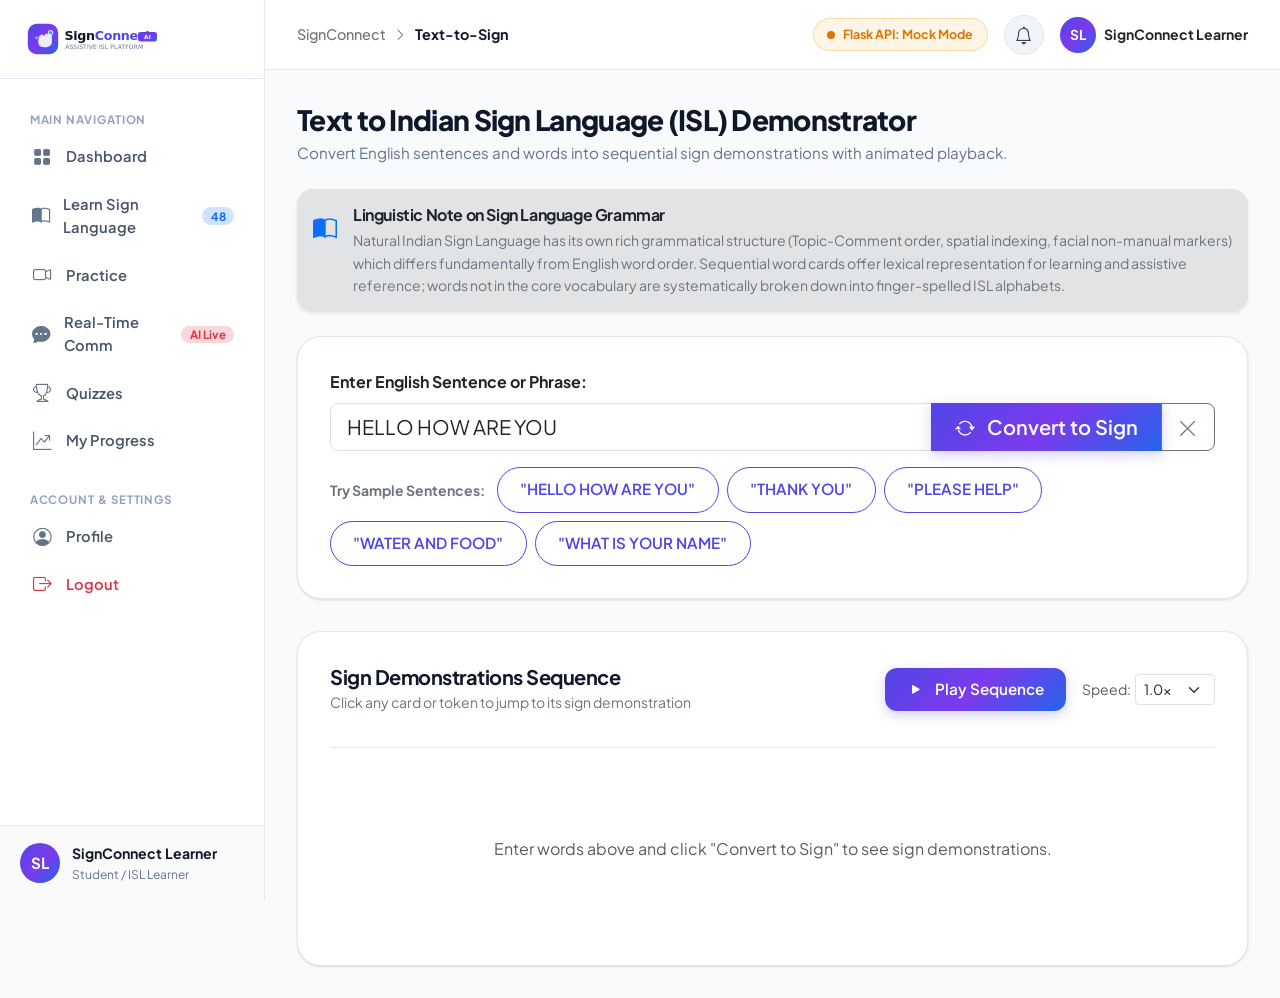
<file: frontend/text-to-sign.html>
<!DOCTYPE html>
<html lang="en">

<head>
  <meta charset="UTF-8">
  <meta name="viewport" content="width=device-width, initial-scale=1.0">
  <title>Text to Sign Converter - SignConnect AI</title>
  <link rel="icon" type="image/svg+xml" href="assets/icons/logo.svg">

  <!-- Bootstrap 5 CSS & Icons -->
  <link href="https://cdn.jsdelivr.net/npm/bootstrap@5.3.3/dist/css/bootstrap.min.css" rel="stylesheet">
  <link href="https://cdn.jsdelivr.net/npm/bootstrap-icons@1.11.3/font/bootstrap-icons.min.css" rel="stylesheet">

  <link rel="stylesheet" href="css/style.css">
  <link rel="stylesheet" href="css/dashboard.css">
  <link rel="stylesheet" href="css/learning.css">
  <link rel="stylesheet" href="css/responsive.css">
</head>

<body>

  <div class="app-wrapper">
    <!-- Sidebar Navigation -->
    <aside class="app-sidebar" id="appSidebar">
      <div class="sidebar-brand">
        <a href="dashboard.html">
          <img src="assets/icons/logo.svg" alt="SignConnect AI">
        </a>
      </div>

      <div class="sidebar-menu-wrapper">
        <div class="sidebar-heading">Main Navigation</div>
        <ul class="sidebar-nav">
          <li>
            <a href="dashboard.html" class="sidebar-link">
              <div class="sidebar-link-content">
                <i class="bi bi-grid-fill"></i>
                <span>Dashboard</span>
              </div>
            </a>
          </li>

          <li>
            <a href="learn.html" class="sidebar-link">
              <div class="sidebar-link-content">
                <i class="bi bi-book-half"></i>
                <span>Learn Sign Language</span>
              </div>
              <span class="badge bg-primary-subtle text-primary sidebar-badge">48</span>
            </a>
          </li>

          <li>
            <a href="practice.html" class="sidebar-link">
              <div class="sidebar-link-content">
                <i class="bi bi-camera-video"></i>
                <span>Practice</span>
              </div>
            </a>
          </li>

          <li>
            <a href="communication.html" class="sidebar-link">
              <div class="sidebar-link-content">
                <i class="bi bi-chat-dots-fill"></i>
                <span>Real-Time Comm</span>
              </div>
              <span class="badge bg-danger-subtle text-danger sidebar-badge">AI Live</span>
            </a>
          </li>

          <li>
            <a href="quiz.html" class="sidebar-link">
              <div class="sidebar-link-content">
                <i class="bi bi-trophy"></i>
                <span>Quizzes</span>
              </div>
            </a>
          </li>

          <li>
            <a href="progress.html" class="sidebar-link">
              <div class="sidebar-link-content">
                <i class="bi bi-graph-up-arrow"></i>
                <span>My Progress</span>
              </div>
            </a>
          </li>
        </ul>

        <div class="sidebar-heading">Account & Settings</div>
        <ul class="sidebar-nav">
          <li>
            <a href="profile.html" class="sidebar-link">
              <div class="sidebar-link-content">
                <i class="bi bi-person-circle"></i>
                <span>Profile</span>
              </div>
            </a>
          </li>

          <li>
            <a href="javascript:void(0)" onclick="SignConnect.logout()" class="sidebar-link text-danger">
              <div class="sidebar-link-content">
                <i class="bi bi-box-arrow-right text-danger"></i>
                <span>Logout</span>
              </div>
            </a>
          </li>
        </ul>
      </div>

      <div class="sidebar-footer">
        <div class="sidebar-user">
          <div class="sidebar-user-avatar">SL</div>
          <div class="sidebar-user-info">
            <div class="sidebar-user-name">SignConnect Learner</div>
            <div class="sidebar-user-role">Student / ISL Learner</div>
          </div>
        </div>
      </div>
    </aside>

    <!-- Main Content Area -->
    <main class="app-main">
      <!-- Topbar -->
      <header class="app-topbar">
        <div class="topbar-left">
          <button type="button" class="sidebar-toggle-btn" id="sidebarToggleBtn" aria-label="Toggle Sidebar">
            <i class="bi bi-list"></i>
          </button>
          <div class="topbar-breadcrumb">
            <a href="dashboard.html" class="text-secondary text-decoration-none">SignConnect</a>
            <i class="bi bi-chevron-right text-muted small"></i>
            <span class="current">Text-to-Sign</span>
          </div>
        </div>

        <div class="topbar-right">
          <div class="backend-status-pill" id="backendStatusPill" title="Backend Status">
            <span class="status-dot"></span> Flask API: Ready
          </div>
          <button class="topbar-icon-btn" title="Notifications">
            <i class="bi bi-bell"></i>
          </button>
          <a href="profile.html" class="d-flex align-items-center gap-2 text-decoration-none">
            <div class="sidebar-user-avatar topbar-user-avatar" style="width: 36px; height: 36px; font-size: 0.85rem;">
              SL</div>
            <span class="fw-bold small text-dark d-none d-sm-inline topbar-user-name">SignConnect Learner</span>
          </a>
        </div>
      </header>

      <!-- Page Content -->
      <div class="page-content">
        <!-- Header -->
        <div class="d-flex flex-column flex-md-row justify-content-between align-items-md-center gap-3 mb-4">
          <div>
            <h1 class="page-header-title">Text to Indian Sign Language (ISL) Demonstrator</h1>
            <p class="page-header-desc">
              Convert English sentences and words into sequential sign demonstrations with animated playback.
            </p>
          </div>
        </div>

        <!-- Academic Linguistic Disclaimer Box -->
        <div class="alert alert-secondary border-0 rounded-4 shadow-sm mb-4 d-flex align-items-start gap-3">
          <i class="bi bi-book-half fs-4 text-primary mt-1"></i>
          <div>
            <h6 class="fw-bold mb-1 text-dark">Linguistic Note on Sign Language Grammar</h6>
            <p class="small text-secondary mb-0">
              Natural Indian Sign Language has its own rich grammatical structure (Topic-Comment order, spatial
              indexing, facial non-manual markers) which differs fundamentally from English word order. Sequential word
              cards offer lexical representation for learning and assistive reference; words not in the core vocabulary
              are systematically broken down into finger-spelled ISL alphabets.
            </p>
          </div>
        </div>

        <!-- Input Card -->
        <div class="text-to-sign-input-wrapper">
          <form id="textToSignForm">
            <label for="textSignInput" class="form-label fw-bold text-dark mb-2">
              Enter English Sentence or Phrase:
            </label>
            <div class="input-group input-group-lg mb-3">
              <input type="text" class="form-control" id="textSignInput"
                placeholder="e.g. HELLO HOW ARE YOU, THANK YOU, WATER, HELP" value="HELLO HOW ARE YOU" required>
              <button class="btn btn-primary px-4" type="submit">
                <i class="bi bi-arrow-repeat me-1"></i> Convert to Sign
              </button>
              <button class="btn btn-outline-secondary" type="button" id="btnClearTextInput">
                <i class="bi bi-x-lg"></i>
              </button>
            </div>
          </form>

          <!-- Quick Preset Pills -->
          <div class="d-flex align-items-center gap-2 flex-wrap">
            <span class="small fw-bold text-secondary me-1">Try Sample Sentences:</span>
            <button type="button" class="btn btn-sm btn-outline-primary rounded-pill preset-sentence-pill"
              data-text="HELLO HOW ARE YOU">
              "HELLO HOW ARE YOU"
            </button>
            <button type="button" class="btn btn-sm btn-outline-primary rounded-pill preset-sentence-pill"
              data-text="THANK YOU">
              "THANK YOU"
            </button>
            <button type="button" class="btn btn-sm btn-outline-primary rounded-pill preset-sentence-pill"
              data-text="PLEASE HELP">
              "PLEASE HELP"
            </button>
            <button type="button" class="btn btn-sm btn-outline-primary rounded-pill preset-sentence-pill"
              data-text="WATER AND FOOD">
              "WATER AND FOOD"
            </button>
            <button type="button" class="btn btn-sm btn-outline-primary rounded-pill preset-sentence-pill"
              data-text="WHAT IS YOUR NAME">
              "WHAT IS YOUR NAME"
            </button>
          </div>
        </div>

        <!-- Output Demonstrations Area -->
        <div class="sign-sequence-container">
          <div class="d-flex flex-column flex-md-row justify-content-between align-items-md-center gap-3 mb-3">
            <div>
              <h5 class="fw-bold mb-0">Sign Demonstrations Sequence</h5>
              <span class="text-secondary small">Click any card or token to jump to its sign demonstration</span>
            </div>

            <!-- Playback Controls -->
            <div class="d-flex align-items-center gap-2" id="playbackControlsBar">
              <button type="button" class="btn btn-primary btn-sm" id="btnPlaySignSequence">
                <i class="bi bi-play-fill me-1"></i> Play Sequence
              </button>
              <button type="button" class="btn btn-outline-secondary btn-sm" id="btnPauseSignSequence"
                style="display: none;">
                <i class="bi bi-pause-fill me-1"></i> Pause
              </button>
              <div class="d-flex align-items-center gap-1 ms-2">
                <span class="small text-muted">Speed:</span>
                <select class="form-select form-select-sm" id="playbackSpeedSelect" style="width: 80px;">
                  <option value="0.5">0.5x</option>
                  <option value="1.0" selected>1.0x</option>
                  <option value="1.5">1.5x</option>
                </select>
              </div>
            </div>
          </div>

          <!-- Token Breakdown Bar -->
          <div class="sequence-tokens-bar" id="tokensContainer">
            <!-- Tokens rendered dynamically by text-to-sign.js -->
          </div>

          <!-- Unsupported Warning Notification (Conditional) -->
          <div class="alert alert-warning border-0 rounded-3 small mb-3" id="unsupportedNoticeBox"
            style="display: none;">
            <i class="bi bi-exclamation-triangle-fill me-2 text-warning"></i>
            Some words in your phrase are not yet in our pre-recorded ISL dictionary. They are dynamically broken down
            into verified Indian Sign Language finger-spelling alphabets.
          </div>

          <!-- Horizontal Sign Demonstration Cards Scroller -->
          <div class="sign-cards-carousel" id="signCardsCarousel">
            <div class="col-12 text-center py-5 text-muted">
              Enter words above and click "Convert to Sign" to see sign demonstrations.
            </div>
          </div>
        </div>
      </div>
    </main>
  </div>

  <!-- Toast Notification Container -->
  <div id="toastContainer"></div>

  <!-- Scripts -->
  <script src="https://cdn.jsdelivr.net/npm/bootstrap@5.3.3/dist/js/bootstrap.bundle.min.js"></script>
  <script src="js/isl-data.js"></script>
  <script src="js/main.js"></script>
  <script src="js/text-to-sign.js"></script>
</body>

</html>
</file>
<file: frontend/css/style.css>
/* ==========================================================================
   SignConnect AI - Main Stylesheet
   Color Palette: Deep Indigo (#4F46E5), Purple (#7C3AED), Royal Blue (#2563EB), 
   Clean White (#FFFFFF) & Modern Slate (#0F172A)
   ========================================================================== */

@import url('https://fonts.googleapis.com/css2?family=Plus+Jakarta+Sans:wght@300;400;500;600;700;800&display=swap');

:root {
  --primary: #4F46E5;
  --primary-hover: #4338CA;
  --primary-light: #EEF2FF;
  --primary-subtle: rgba(79, 70, 229, 0.08);

  --secondary: #7C3AED;
  --secondary-hover: #6D28D9;
  --secondary-light: #F5F3FF;

  --accent: #2563EB;
  --accent-cyan: #06B6D4;
  --accent-light: #EFF6FF;

  --success: #10B981;
  --success-light: #ECFDF5;
  --danger: #EF4444;
  --danger-light: #FEF2F2;
  --warning: #F59E0B;
  --warning-light: #FFFBEB;

  --dark: #0F172A;
  --dark-surface: #1E293B;
  --gray-900: #0F172A;
  --gray-800: #1E293B;
  --gray-700: #334155;
  --gray-600: #475569;
  --gray-500: #64748B;
  --gray-400: #94A3B8;
  --gray-300: #CBD5E1;
  --gray-200: #E2E8F0;
  --gray-100: #F1F5F9;
  --gray-50: #F8FAFC;
  --white: #FFFFFF;

  --gradient-primary: linear-gradient(135deg, #4F46E5 0%, #7C3AED 50%, #2563EB 100%);
  --gradient-secondary: linear-gradient(135deg, #7C3AED 0%, #DB2777 100%);
  --gradient-accent: linear-gradient(135deg, #06B6D4 0%, #2563EB 100%);
  --gradient-dark: linear-gradient(135deg, #0F172A 0%, #1E1B4B 100%);
  --gradient-subtle: linear-gradient(180deg, #FFFFFF 0%, #F8FAFC 100%);

  --shadow-xs: 0 1px 2px 0 rgba(15, 23, 42, 0.05);
  --shadow-sm: 0 1px 3px 0 rgba(15, 23, 42, 0.1), 0 1px 2px -1px rgba(15, 23, 42, 0.1);
  --shadow-md: 0 4px 6px -1px rgba(15, 23, 42, 0.1), 0 2px 4px -2px rgba(15, 23, 42, 0.1);
  --shadow-lg: 0 10px 15px -3px rgba(15, 23, 42, 0.08), 0 4px 6px -4px rgba(15, 23, 42, 0.05);
  --shadow-xl: 0 20px 25px -5px rgba(15, 23, 42, 0.08), 0 8px 10px -6px rgba(15, 23, 42, 0.04);
  --shadow-glow: 0 0 25px rgba(79, 70, 229, 0.35);

  --radius-sm: 8px;
  --radius-md: 12px;
  --radius-lg: 18px;
  --radius-xl: 24px;
  --radius-pill: 9999px;

  --transition-fast: 0.15s ease;
  --transition-normal: 0.25s ease;
  --transition-slow: 0.4s ease;
}

/* Base Reset & Typography */
* {
  margin: 0;
  padding: 0;
  box-sizing: border-box;
}

body {
  font-family: 'Plus Jakarta Sans', -apple-system, BlinkMacSystemFont, 'Segoe UI', Roboto, sans-serif;
  color: var(--gray-700);
  background-color: var(--gray-50);
  line-height: 1.6;
  -webkit-font-smoothing: antialiased;
  -moz-osx-font-smoothing: grayscale;
  overflow-x: hidden;
}

h1, h2, h3, h4, h5, h6 {
  color: var(--gray-900);
  font-weight: 700;
  letter-spacing: -0.025em;
  line-height: 1.25;
}

p {
  color: var(--gray-600);
  margin-bottom: 1rem;
}

a {
  color: var(--primary);
  text-decoration: none;
  transition: color var(--transition-fast);
}

a:hover {
  color: var(--primary-hover);
}

/* Custom Scrollbar */
::-webkit-scrollbar {
  width: 8px;
  height: 8px;
}
::-webkit-scrollbar-track {
  background: var(--gray-100);
}
::-webkit-scrollbar-thumb {
  background: var(--gray-300);
  border-radius: var(--radius-pill);
}
::-webkit-scrollbar-thumb:hover {
  background: var(--gray-400);
}

/* ==========================================================================
   Utility Classes & Gradient Elements
   ========================================================================== */

.bg-gradient-primary {
  background: var(--gradient-primary) !important;
}

.bg-gradient-subtle {
  background: var(--gradient-subtle) !important;
}

.text-gradient {
  background: var(--gradient-primary);
  -webkit-background-clip: text;
  -webkit-text-fill-color: transparent;
  display: inline-block;
}

.text-gradient-accent {
  background: var(--gradient-accent);
  -webkit-background-clip: text;
  -webkit-text-fill-color: transparent;
  display: inline-block;
}

.bg-soft-primary {
  background-color: var(--primary-light) !important;
  color: var(--primary) !important;
}

.bg-soft-success {
  background-color: var(--success-light) !important;
  color: var(--success) !important;
}

.bg-soft-danger {
  background-color: var(--danger-light) !important;
  color: var(--danger) !important;
}

.bg-soft-warning {
  background-color: var(--warning-light) !important;
  color: var(--warning) !important;
}

.rounded-card {
  border-radius: var(--radius-lg);
}

.shadow-soft {
  box-shadow: var(--shadow-lg);
}

/* ==========================================================================
   Buttons
   ========================================================================== */

.btn {
  font-weight: 600;
  padding: 0.65rem 1.4rem;
  border-radius: var(--radius-md);
  transition: all var(--transition-normal);
  display: inline-flex;
  align-items: center;
  justify-content: center;
  gap: 0.5rem;
  font-size: 0.95rem;
}

.btn-primary {
  background: var(--gradient-primary);
  border: none;
  color: var(--white);
  box-shadow: 0 4px 12px rgba(79, 70, 229, 0.25);
}

.btn-primary:hover, .btn-primary:focus {
  background: linear-gradient(135deg, #4338CA 0%, #6D28D9 50%, #1D4ED8 100%);
  transform: translateY(-2px);
  box-shadow: 0 6px 18px rgba(79, 70, 229, 0.35);
  color: var(--white);
}

.btn-primary:active {
  transform: translateY(0);
}

.btn-outline-primary {
  border: 1.5px solid var(--primary);
  color: var(--primary);
  background: transparent;
}

.btn-outline-primary:hover {
  background: var(--primary-light);
  color: var(--primary);
  border-color: var(--primary);
  transform: translateY(-2px);
}

.btn-secondary {
  background: var(--gray-100);
  color: var(--gray-800);
  border: 1px solid var(--gray-200);
}

.btn-secondary:hover {
  background: var(--gray-200);
  color: var(--gray-900);
  transform: translateY(-2px);
}

.btn-success {
  background: var(--success);
  border-color: var(--success);
  color: #fff;
}

.btn-success:hover {
  background: #059669;
  border-color: #059669;
  transform: translateY(-2px);
}

.btn-danger {
  background: var(--danger);
  border-color: var(--danger);
  color: #fff;
}

.btn-danger:hover {
  background: #dc2626;
  border-color: #dc2626;
  transform: translateY(-2px);
}

.btn-icon {
  width: 42px;
  height: 42px;
  padding: 0;
  border-radius: var(--radius-md);
  display: inline-flex;
  align-items: center;
  justify-content: center;
}

/* ==========================================================================
   Public Navigation Bar
   ========================================================================== */

.public-navbar {
  background: rgba(255, 255, 255, 0.92);
  backdrop-filter: blur(12px);
  -webkit-backdrop-filter: blur(12px);
  border-bottom: 1px solid var(--gray-200);
  padding: 0.85rem 0;
  position: sticky;
  top: 0;
  z-index: 1020;
  transition: all var(--transition-normal);
}

.public-navbar .navbar-brand {
  display: flex;
  align-items: center;
  padding: 0;
}

.public-navbar .navbar-brand img {
  height: 42px;
}

.public-navbar .nav-link {
  color: var(--gray-700);
  font-weight: 600;
  font-size: 0.95rem;
  padding: 0.5rem 1rem !important;
  border-radius: var(--radius-sm);
  transition: all var(--transition-fast);
}

.public-navbar .nav-link:hover,
.public-navbar .nav-link.active {
  color: var(--primary);
  background: var(--primary-light);
}

/* ==========================================================================
   Hero Section
   ========================================================================== */

.hero-section {
  padding: 5rem 0 4rem;
  position: relative;
  overflow: hidden;
  background: linear-gradient(180deg, #F8FAFC 0%, #EEF2FF 100%);
}

.hero-section::before {
  content: '';
  position: absolute;
  top: -150px;
  right: -150px;
  width: 450px;
  height: 450px;
  background: radial-gradient(circle, rgba(124, 58, 237, 0.15) 0%, transparent 70%);
  border-radius: 50%;
  pointer-events: none;
}

.hero-section::after {
  content: '';
  position: absolute;
  bottom: -100px;
  left: -100px;
  width: 400px;
  height: 400px;
  background: radial-gradient(circle, rgba(79, 70, 229, 0.12) 0%, transparent 70%);
  border-radius: 50%;
  pointer-events: none;
}

.hero-badge {
  display: inline-flex;
  align-items: center;
  gap: 0.5rem;
  padding: 0.4rem 1rem;
  background: rgba(79, 70, 229, 0.1);
  color: var(--primary);
  border: 1px solid rgba(79, 70, 229, 0.2);
  border-radius: var(--radius-pill);
  font-size: 0.85rem;
  font-weight: 700;
  margin-bottom: 1.5rem;
}

.hero-title {
  font-size: 3.25rem;
  font-weight: 800;
  letter-spacing: -0.03em;
  margin-bottom: 1.25rem;
  color: var(--gray-900);
}

.hero-subtitle {
  font-size: 1.2rem;
  color: var(--gray-600);
  max-width: 580px;
  margin-bottom: 2rem;
  font-weight: 400;
}

.hero-visual-card {
  position: relative;
  border-radius: var(--radius-xl);
  box-shadow: 0 25px 50px -12px rgba(79, 70, 229, 0.25);
  transition: transform var(--transition-slow);
}

.hero-visual-card:hover {
  transform: translateY(-6px);
}

/* ==========================================================================
   Feature Cards
   ========================================================================== */

.feature-card {
  background: var(--white);
  border: 1px solid var(--gray-200);
  border-radius: var(--radius-lg);
  padding: 2.25rem 1.75rem;
  height: 100%;
  transition: all var(--transition-normal);
  display: flex;
  flex-direction: column;
}

.feature-card:hover {
  transform: translateY(-6px);
  border-color: rgba(79, 70, 229, 0.4);
  box-shadow: 0 16px 30px rgba(15, 23, 42, 0.08);
}

.feature-icon-wrapper {
  width: 58px;
  height: 58px;
  border-radius: var(--radius-md);
  display: flex;
  align-items: center;
  justify-content: center;
  font-size: 1.6rem;
  margin-bottom: 1.5rem;
  color: #fff;
}

/* ==========================================================================
   How It Works Pipeline
   ========================================================================== */

.step-card {
  background: var(--white);
  border: 1px solid var(--gray-200);
  border-radius: var(--radius-lg);
  padding: 2rem 1.5rem;
  text-align: center;
  position: relative;
  transition: all var(--transition-normal);
}

.step-card:hover {
  transform: translateY(-4px);
  box-shadow: var(--shadow-lg);
}

.step-number {
  position: absolute;
  top: -14px;
  left: 50%;
  transform: translateX(-50%);
  background: var(--gradient-primary);
  color: #fff;
  width: 28px;
  height: 28px;
  border-radius: 50%;
  font-size: 0.8rem;
  font-weight: 800;
  display: flex;
  align-items: center;
  justify-content: center;
  box-shadow: 0 2px 8px rgba(79, 70, 229, 0.4);
}

.step-icon {
  width: 64px;
  height: 64px;
  border-radius: var(--radius-lg);
  margin: 0.5rem auto 1.25rem;
  display: flex;
  align-items: center;
  justify-content: center;
  font-size: 1.75rem;
}

/* ==========================================================================
   Statistics Section
   ========================================================================== */

.stat-box {
  background: var(--white);
  border: 1px solid var(--gray-200);
  border-radius: var(--radius-lg);
  padding: 2rem 1.5rem;
  text-align: center;
  box-shadow: var(--shadow-sm);
  transition: transform var(--transition-normal);
}

.stat-box:hover {
  transform: translateY(-4px);
  box-shadow: var(--shadow-md);
}

.stat-number {
  font-size: 2.5rem;
  font-weight: 800;
  color: var(--primary);
  line-height: 1;
  margin-bottom: 0.5rem;
}

.stat-label {
  font-size: 0.95rem;
  color: var(--gray-600);
  font-weight: 600;
  margin-bottom: 0.25rem;
}

.stat-subtext {
  font-size: 0.78rem;
  color: var(--gray-400);
}

/* ==========================================================================
   CTA Section
   ========================================================================== */

.cta-banner {
  background: var(--gradient-dark);
  border-radius: var(--radius-xl);
  padding: 4rem 3rem;
  color: #fff;
  position: relative;
  overflow: hidden;
  box-shadow: var(--shadow-xl);
}

.cta-banner::before {
  content: '';
  position: absolute;
  top: 0;
  right: 0;
  width: 350px;
  height: 350px;
  background: radial-gradient(circle, rgba(124, 58, 237, 0.4) 0%, transparent 70%);
  pointer-events: none;
}

/* ==========================================================================
   Footer
   ========================================================================== */

.public-footer {
  background: #0B1120;
  color: var(--gray-400);
  padding: 4.5rem 0 2rem;
  border-top: 1px solid #1E293B;
}

.public-footer h5 {
  color: #fff;
  font-size: 1.1rem;
  margin-bottom: 1.25rem;
}

.public-footer a {
  color: var(--gray-400);
  transition: color var(--transition-fast);
}

.public-footer a:hover {
  color: var(--white);
}

.public-footer ul {
  list-style: none;
  padding: 0;
}

.public-footer ul li {
  margin-bottom: 0.65rem;
}

.footer-bottom {
  border-top: 1px solid #1E293B;
  margin-top: 3.5rem;
  padding-top: 1.5rem;
  font-size: 0.88rem;
}

/* ==========================================================================
   Authentication Pages (Login / Register)
   ========================================================================== */

.auth-container {
  min-height: 100vh;
  display: flex;
  background: #F8FAFC;
}

.auth-sidebar {
  flex: 1;
  background: var(--gradient-dark);
  color: #fff;
  padding: 3.5rem;
  display: flex;
  flex-direction: column;
  justify-content: space-between;
  position: relative;
  overflow: hidden;
}

.auth-sidebar::before {
  content: '';
  position: absolute;
  bottom: -80px;
  right: -80px;
  width: 320px;
  height: 320px;
  background: radial-gradient(circle, rgba(79, 70, 229, 0.3) 0%, transparent 70%);
  border-radius: 50%;
}

.auth-main {
  flex: 1.1;
  display: flex;
  align-items: center;
  justify-content: center;
  padding: 2.5rem;
}

.auth-card {
  width: 100%;
  max-width: 480px;
  background: #fff;
  border: 1px solid var(--gray-200);
  border-radius: var(--radius-xl);
  padding: 2.5rem;
  box-shadow: var(--shadow-lg);
}

.auth-form .form-label {
  font-weight: 600;
  font-size: 0.9rem;
  color: var(--gray-800);
  margin-bottom: 0.4rem;
}

.auth-form .form-control {
  padding: 0.75rem 1rem;
  border-radius: var(--radius-md);
  border: 1.5px solid var(--gray-200);
  font-size: 0.95rem;
  transition: all var(--transition-fast);
}

.auth-form .form-control:focus {
  border-color: var(--primary);
  box-shadow: 0 0 0 4px rgba(79, 70, 229, 0.12);
}

.input-password-group {
  position: relative;
}

.input-password-toggle {
  position: absolute;
  right: 12px;
  top: 50%;
  transform: translateY(-50%);
  background: none;
  border: none;
  color: var(--gray-400);
  cursor: pointer;
  padding: 4px;
}

.input-password-toggle:hover {
  color: var(--gray-700);
}

.password-strength-meter {
  height: 4px;
  border-radius: 2px;
  background: var(--gray-200);
  margin-top: 6px;
  overflow: hidden;
}

.password-strength-bar {
  height: 100%;
  width: 0;
  transition: width 0.3s ease, background-color 0.3s ease;
}

/* ==========================================================================
   Toast Notification Center
   ========================================================================== */

#toastContainer {
  position: fixed;
  bottom: 24px;
  right: 24px;
  z-index: 9999;
  display: flex;
  flex-direction: column;
  gap: 10px;
  pointer-events: none;
}

.custom-toast {
  pointer-events: auto;
  min-width: 320px;
  max-width: 420px;
  background: #fff;
  border-radius: var(--radius-md);
  box-shadow: var(--shadow-xl);
  border-left: 5px solid var(--primary);
  padding: 1rem 1.25rem;
  display: flex;
  align-items: flex-start;
  gap: 12px;
  animation: slideInRight 0.3s ease;
}

.custom-toast.toast-success {
  border-left-color: var(--success);
}
.custom-toast.toast-danger {
  border-left-color: var(--danger);
}
.custom-toast.toast-warning {
  border-left-color: var(--warning);
}
.custom-toast.toast-info {
  border-left-color: var(--primary);
}

@keyframes slideInRight {
  from {
    opacity: 0;
    transform: translateX(100%);
  }
  to {
    opacity: 1;
    transform: translateX(0);
  }
}
</file>
<file: frontend/css/responsive.css>
/* ==========================================================================
   SignConnect AI - Responsive Stylesheet (Tablets & Mobile Breakpoints)
   ========================================================================== */

/* Backdrop overlay for mobile sidebar */
.sidebar-backdrop {
  position: fixed;
  top: 0;
  left: 0;
  right: 0;
  bottom: 0;
  background: rgba(15, 23, 42, 0.6);
  backdrop-filter: blur(4px);
  z-index: 995;
  opacity: 0;
  visibility: hidden;
  transition: all var(--transition-normal);
}

.sidebar-backdrop.active {
  opacity: 1;
  visibility: visible;
}

/* ==========================================================================
   Breakpoints: Max Width 991px (Tablets & Below)
   ========================================================================== */

@media (max-width: 991.98px) {
  /* Sidebar Off-canvas behavior */
  .app-sidebar {
    transform: translateX(-100%);
    box-shadow: var(--shadow-xl);
  }

  .app-sidebar.sidebar-open {
    transform: translateX(0);
  }

  .sidebar-toggle-btn {
    display: inline-flex !important;
  }

  .app-main {
    margin-left: 0 !important;
  }

  .app-topbar {
    padding: 0 1.25rem;
  }

  .page-content {
    padding: 1.5rem 1.25rem;
  }

  /* Hero Section */
  .hero-title {
    font-size: 2.6rem;
  }

  .hero-section {
    padding: 3.5rem 0 2.5rem;
  }

  /* Split Authentication layout */
  .auth-container {
    flex-direction: column;
  }

  .auth-sidebar {
    padding: 2.5rem 1.5rem;
  }

  .auth-main {
    padding: 2rem 1.25rem;
  }

  /* Communication Section Split Stack */
  .communication-layout {
    flex-direction: column;
  }

  .camera-feed-container {
    height: 360px;
  }
}

/* ==========================================================================
   Breakpoints: Max Width 767.98px (Mobile Phones)
   ========================================================================== */

@media (max-width: 767.98px) {
  .hero-title {
    font-size: 2.15rem;
  }

  .hero-subtitle {
    font-size: 1.05rem;
  }

  .stat-number {
    font-size: 2rem;
  }

  .cta-banner {
    padding: 2.5rem 1.5rem;
  }

  .quiz-options-grid {
    grid-template-columns: 1fr;
  }

  .camera-feed-container {
    height: 280px;
  }

  .camera-controls-bar {
    flex-wrap: wrap;
  }

  .predicted-sign-text {
    font-size: 2.2rem;
  }

  .action-banner-card {
    flex-direction: column;
    text-align: center;
    align-items: stretch;
  }

  .signs-grid {
    grid-template-columns: repeat(auto-fill, minmax(160px, 1fr));
    gap: 1rem;
  }

  .sign-card-thumb {
    min-height: 130px;
    padding: 0.85rem;
  }

  .sign-card-title {
    font-size: 1rem;
  }

  .sign-demo-card {
    min-width: 190px;
  }

  .public-navbar .btn-primary {
    display: none;
  }

  .topbar-breadcrumb {
    display: none;
  }
}

/* ==========================================================================
   Breakpoints: Max Width 575.98px (Small Screens)
   ========================================================================== */

@media (max-width: 575.98px) {
  .hero-title {
    font-size: 1.85rem;
  }

  .signs-grid {
    grid-template-columns: 1fr;
  }

  .quiz-card {
    padding: 1.5rem 1.25rem;
  }

  .auth-card {
    padding: 1.75rem 1.25rem;
  }

  .metric-value {
    font-size: 1.75rem;
  }
}
</file>
<file: frontend/css/dashboard.css>
/* ==========================================================================
   SignConnect AI - Dashboard & App Layout Stylesheet
   ========================================================================== */

.app-wrapper {
  display: flex;
  min-height: 100vh;
  background-color: #F8FAFC;
}

/* ==========================================================================
   Sidebar Navigation
   ========================================================================== */

.app-sidebar {
  width: 265px;
  background: #FFFFFF;
  border-right: 1px solid var(--gray-200);
  display: flex;
  flex-direction: column;
  position: fixed;
  top: 0;
  bottom: 0;
  left: 0;
  z-index: 1000;
  transition: transform var(--transition-normal);
}

.sidebar-brand {
  padding: 1.25rem 1.5rem;
  border-bottom: 1px solid var(--gray-200);
  display: flex;
  align-items: center;
  justify-content: space-between;
}

.sidebar-brand img {
  height: 38px;
}

.sidebar-menu-wrapper {
  flex: 1;
  overflow-y: auto;
  padding: 1.25rem 0.85rem;
}

.sidebar-heading {
  font-size: 0.72rem;
  font-weight: 700;
  text-transform: uppercase;
  letter-spacing: 0.08em;
  color: var(--gray-400);
  padding: 0.75rem 1rem 0.35rem;
}

.sidebar-nav {
  list-style: none;
  padding: 0;
  margin: 0 0 1rem 0;
}

.sidebar-nav li {
  margin-bottom: 3px;
}

.sidebar-link {
  display: flex;
  align-items: center;
  justify-content: space-between;
  padding: 0.65rem 1rem;
  border-radius: var(--radius-md);
  color: var(--gray-600);
  font-weight: 600;
  font-size: 0.92rem;
  transition: all var(--transition-fast);
}

.sidebar-link-content {
  display: flex;
  align-items: center;
  gap: 0.75rem;
}

.sidebar-link i {
  font-size: 1.15rem;
  width: 24px;
  display: inline-flex;
  justify-content: center;
  color: var(--gray-500);
  transition: color var(--transition-fast);
}

.sidebar-link:hover {
  color: var(--primary);
  background: var(--primary-light);
}

.sidebar-link:hover i {
  color: var(--primary);
}

.sidebar-link.active {
  color: var(--white);
  background: var(--gradient-primary);
  box-shadow: 0 4px 12px rgba(79, 70, 229, 0.25);
}

.sidebar-link.active i {
  color: var(--white);
}

.sidebar-badge {
  font-size: 0.72rem;
  font-weight: 700;
  padding: 0.2rem 0.55rem;
  border-radius: var(--radius-pill);
}

.sidebar-footer {
  padding: 1rem 1.25rem;
  border-top: 1px solid var(--gray-200);
  background: #FAFAFA;
}

.sidebar-user {
  display: flex;
  align-items: center;
  gap: 0.75rem;
}

.sidebar-user-avatar {
  width: 40px;
  height: 40px;
  border-radius: var(--radius-pill);
  background: var(--gradient-primary);
  color: #fff;
  display: flex;
  align-items: center;
  justify-content: center;
  font-weight: 700;
  font-size: 0.95rem;
}

.sidebar-user-info {
  flex: 1;
  min-width: 0;
}

.sidebar-user-name {
  font-weight: 700;
  font-size: 0.88rem;
  color: var(--gray-900);
  white-space: nowrap;
  overflow: hidden;
  text-overflow: ellipsis;
}

.sidebar-user-role {
  font-size: 0.75rem;
  color: var(--gray-500);
}

/* ==========================================================================
   Main Content Area & Topbar
   ========================================================================== */

.app-main {
  flex: 1;
  margin-left: 265px;
  display: flex;
  flex-direction: column;
  min-width: 0;
}

.app-topbar {
  height: 70px;
  background: #FFFFFF;
  border-bottom: 1px solid var(--gray-200);
  padding: 0 2rem;
  display: flex;
  align-items: center;
  justify-content: space-between;
  position: sticky;
  top: 0;
  z-index: 990;
}

.topbar-left {
  display: flex;
  align-items: center;
  gap: 1.25rem;
}

.sidebar-toggle-btn {
  display: none;
  background: none;
  border: none;
  font-size: 1.35rem;
  color: var(--gray-700);
  cursor: pointer;
  padding: 0.25rem;
}

.topbar-breadcrumb {
  display: flex;
  align-items: center;
  gap: 0.5rem;
  font-size: 0.9rem;
  font-weight: 500;
  color: var(--gray-500);
}

.topbar-breadcrumb .current {
  color: var(--gray-900);
  font-weight: 700;
}

.topbar-right {
  display: flex;
  align-items: center;
  gap: 1rem;
}

.backend-status-pill {
  display: inline-flex;
  align-items: center;
  gap: 0.5rem;
  padding: 0.35rem 0.85rem;
  background: rgba(16, 185, 129, 0.1);
  border: 1px solid rgba(16, 185, 129, 0.3);
  color: #059669;
  border-radius: var(--radius-pill);
  font-size: 0.78rem;
  font-weight: 700;
}

.backend-status-pill.offline {
  background: rgba(245, 158, 11, 0.1);
  border-color: rgba(245, 158, 11, 0.3);
  color: #D97706;
}

.status-dot {
  width: 8px;
  height: 8px;
  border-radius: 50%;
  background: currentColor;
  animation: pulseDot 2s infinite;
}

@keyframes pulseDot {
  0% { opacity: 0.4; }
  50% { opacity: 1; }
  100% { opacity: 0.4; }
}

.topbar-icon-btn {
  width: 40px;
  height: 40px;
  border-radius: var(--radius-pill);
  background: var(--gray-100);
  border: 1px solid var(--gray-200);
  color: var(--gray-700);
  display: flex;
  align-items: center;
  justify-content: center;
  font-size: 1.1rem;
  cursor: pointer;
  position: relative;
  transition: all var(--transition-fast);
}

.topbar-icon-btn:hover {
  background: var(--gray-200);
  color: var(--primary);
}

.topbar-icon-badge {
  position: absolute;
  top: -2px;
  right: -2px;
  background: var(--danger);
  color: #fff;
  font-size: 0.65rem;
  font-weight: 800;
  width: 17px;
  height: 17px;
  border-radius: 50%;
  display: flex;
  align-items: center;
  justify-content: center;
  border: 2px solid #fff;
}

/* ==========================================================================
   Page Content Area
   ========================================================================== */

.page-content {
  padding: 2rem;
  flex: 1;
}

.page-header {
  margin-bottom: 2rem;
}

.page-header-title {
  font-size: 1.75rem;
  font-weight: 800;
  color: var(--gray-900);
  margin-bottom: 0.25rem;
}

.page-header-desc {
  color: var(--gray-500);
  font-size: 0.95rem;
  margin-bottom: 0;
}

/* ==========================================================================
   Dashboard Metrics Cards
   ========================================================================== */

.metric-card {
  background: #FFFFFF;
  border: 1px solid var(--gray-200);
  border-radius: var(--radius-lg);
  padding: 1.5rem;
  display: flex;
  align-items: flex-start;
  justify-content: space-between;
  box-shadow: var(--shadow-sm);
  transition: all var(--transition-normal);
  height: 100%;
}

.metric-card:hover {
  transform: translateY(-3px);
  box-shadow: var(--shadow-md);
  border-color: rgba(79, 70, 229, 0.3);
}

.metric-info {
  flex: 1;
}

.metric-label {
  font-size: 0.85rem;
  font-weight: 600;
  color: var(--gray-500);
  margin-bottom: 0.4rem;
  text-transform: uppercase;
  letter-spacing: 0.05em;
}

.metric-value {
  font-size: 2.1rem;
  font-weight: 800;
  color: var(--gray-900);
  line-height: 1.1;
  margin-bottom: 0.5rem;
}

.metric-footer {
  display: flex;
  align-items: center;
  gap: 0.4rem;
  font-size: 0.8rem;
  font-weight: 600;
}

.metric-icon-box {
  width: 52px;
  height: 52px;
  border-radius: var(--radius-md);
  display: flex;
  align-items: center;
  justify-content: center;
  font-size: 1.5rem;
  color: #fff;
}

/* ==========================================================================
   Dashboard Sections (Cards, Recent Activity, etc.)
   ========================================================================== */

.dash-card {
  background: #FFFFFF;
  border: 1px solid var(--gray-200);
  border-radius: var(--radius-lg);
  padding: 1.75rem;
  box-shadow: var(--shadow-sm);
  margin-bottom: 1.75rem;
}

.dash-card-header {
  display: flex;
  align-items: center;
  justify-content: space-between;
  margin-bottom: 1.5rem;
}

.dash-card-title {
  font-size: 1.15rem;
  font-weight: 700;
  color: var(--gray-900);
  margin-bottom: 0;
  display: flex;
  align-items: center;
  gap: 0.5rem;
}

/* Continue Learning Hero Widget */
.continue-hero-card {
  background: var(--gradient-primary);
  border-radius: var(--radius-xl);
  padding: 2.25rem 2.5rem;
  color: #fff;
  position: relative;
  overflow: hidden;
  box-shadow: var(--shadow-lg);
  margin-bottom: 2rem;
}

.continue-hero-card::after {
  content: '';
  position: absolute;
  right: -50px;
  bottom: -50px;
  width: 250px;
  height: 250px;
  background: radial-gradient(circle, rgba(255, 255, 255, 0.15) 0%, transparent 70%);
  border-radius: 50%;
}

.continue-hero-card h3 {
  color: #fff;
  font-size: 1.65rem;
  margin-bottom: 0.5rem;
}

.continue-hero-card p {
  color: rgba(255, 255, 255, 0.85);
  font-size: 0.98rem;
  max-width: 550px;
}

/* Recent Signs Scroller */
.recent-signs-grid {
  display: grid;
  grid-template-columns: repeat(auto-fill, minmax(130px, 1fr));
  gap: 1rem;
}

.recent-sign-card {
  background: var(--gray-50);
  border: 1px solid var(--gray-200);
  border-radius: var(--radius-md);
  padding: 1rem 0.75rem;
  text-align: center;
  transition: all var(--transition-fast);
  cursor: pointer;
}

.recent-sign-card:hover {
  background: #fff;
  border-color: var(--primary);
  transform: translateY(-2px);
  box-shadow: var(--shadow-sm);
}

.recent-sign-thumb {
  width: 60px;
  height: 60px;
  margin: 0 auto 0.5rem;
  border-radius: var(--radius-sm);
  background: #fff;
  border: 1px solid var(--gray-200);
  display: flex;
  align-items: center;
  justify-content: center;
  padding: 4px;
}

.recent-sign-thumb img {
  max-width: 100%;
  max-height: 100%;
}

.recent-sign-name {
  font-weight: 700;
  font-size: 0.85rem;
  color: var(--gray-800);
  margin-bottom: 0.15rem;
}

.recent-sign-time {
  font-size: 0.72rem;
  color: var(--gray-400);
}

/* Quick Practice & Communication CTA in Dashboard */
.action-banner-card {
  background: var(--gradient-dark);
  border-radius: var(--radius-lg);
  padding: 1.75rem 2rem;
  color: #fff;
  display: flex;
  align-items: center;
  justify-content: space-between;
  gap: 1.5rem;
}

.action-banner-card h4 {
  color: #fff;
  font-size: 1.25rem;
  margin-bottom: 0.35rem;
}

.action-banner-card p {
  color: var(--gray-400);
  font-size: 0.9rem;
  margin-bottom: 0;
}
</file>
<file: frontend/css/learning.css>
/* ==========================================================================
   SignConnect AI - Learning, Practice, Communication & Quiz Modules Stylesheet
   ========================================================================== */

/* ==========================================================================
   1. Learning Grid & Sign Cards
   ========================================================================== */

.category-filter-pills {
  display: flex;
  align-items: center;
  gap: 0.6rem;
  overflow-x: auto;
  padding-bottom: 0.5rem;
  margin-bottom: 1.5rem;
}

.category-pill {
  padding: 0.55rem 1.25rem;
  border-radius: var(--radius-pill);
  font-weight: 600;
  font-size: 0.88rem;
  background: #FFFFFF;
  border: 1px solid var(--gray-200);
  color: var(--gray-700);
  cursor: pointer;
  white-space: nowrap;
  transition: all var(--transition-fast);
  display: inline-flex;
  align-items: center;
  gap: 0.4rem;
}

.category-pill:hover {
  background: var(--primary-light);
  color: var(--primary);
  border-color: var(--primary);
}

.category-pill.active {
  background: var(--gradient-primary);
  color: #FFFFFF;
  border-color: transparent;
  box-shadow: 0 4px 10px rgba(79, 70, 229, 0.25);
}

.signs-grid {
  display: grid;
  grid-template-columns: repeat(auto-fill, minmax(220px, 1fr));
  gap: 1.5rem;
  margin-bottom: 2.5rem;
}

.sign-card {
  background: #FFFFFF;
  border: 1px solid var(--gray-200);
  border-radius: var(--radius-lg);
  overflow: hidden;
  transition: all var(--transition-normal);
  display: flex;
  flex-direction: column;
  position: relative;
  box-shadow: var(--shadow-sm);
}

.sign-card:hover {
  transform: translateY(-5px);
  border-color: rgba(79, 70, 229, 0.4);
  box-shadow: var(--shadow-lg);
}

.sign-card-thumb {
  position: relative;
  background: #F8FAFC;
  padding: 1.25rem;
  display: flex;
  align-items: center;
  justify-content: center;
  border-bottom: 1px solid var(--gray-100);
  min-height: 160px;
}

.sign-card-thumb img {
  max-width: 100%;
  max-height: 140px;
  object-fit: contain;
  transition: transform var(--transition-fast);
}

.sign-card:hover .sign-card-thumb img {
  transform: scale(1.04);
}

.sign-badge-isl {
  position: absolute;
  top: 10px;
  left: 10px;
  background: rgba(15, 23, 42, 0.85);
  color: #fff;
  font-size: 0.7rem;
  font-weight: 700;
  padding: 0.2rem 0.5rem;
  border-radius: var(--radius-sm);
}

.sign-card-body {
  padding: 1.25rem;
  display: flex;
  flex-direction: column;
  flex: 1;
}

.sign-card-title {
  font-size: 1.15rem;
  font-weight: 800;
  color: var(--gray-900);
  margin-bottom: 0.35rem;
  display: flex;
  align-items: center;
  justify-content: space-between;
}

.sign-card-category {
  font-size: 0.78rem;
  font-weight: 600;
  color: var(--primary);
  text-transform: uppercase;
  letter-spacing: 0.05em;
  margin-bottom: 0.6rem;
}

.sign-card-desc {
  font-size: 0.84rem;
  color: var(--gray-500);
  margin-bottom: 1.25rem;
  flex: 1;
  display: -webkit-box;
  -webkit-line-clamp: 2;
  -webkit-box-orient: vertical;
  overflow: hidden;
}

.sign-card-footer {
  display: flex;
  gap: 0.5rem;
}

/* ==========================================================================
   2. Sign Detail Modal
   ========================================================================== */

.sign-modal-preview {
  background: #F8FAFC;
  border-radius: var(--radius-lg);
  border: 1px solid var(--gray-200);
  padding: 2rem;
  text-align: center;
  display: flex;
  flex-direction: column;
  align-items: center;
  justify-content: center;
  min-height: 280px;
}

.sign-modal-preview img {
  max-width: 100%;
  max-height: 240px;
}

.instruction-step {
  display: flex;
  align-items: flex-start;
  gap: 0.85rem;
  margin-bottom: 1rem;
}

.step-bullet {
  width: 26px;
  height: 26px;
  border-radius: 50%;
  background: var(--primary-light);
  color: var(--primary);
  font-weight: 700;
  font-size: 0.82rem;
  display: flex;
  align-items: center;
  justify-content: center;
  flex-shrink: 0;
  margin-top: 2px;
}

/* ==========================================================================
   3. Practice & Communication Modules: Webcam Studio
   ========================================================================== */

.camera-feed-container {
  position: relative;
  width: 100%;
  height: 420px;
  background: #0F172A;
  border-radius: var(--radius-xl);
  overflow: hidden;
  box-shadow: var(--shadow-xl);
  border: 2px solid var(--gray-800);
  display: flex;
  align-items: center;
  justify-content: center;
}

.camera-feed-container video {
  width: 100%;
  height: 100%;
  object-fit: cover;
  transform: scaleX(-1); /* Mirror camera for natural gesture self-view */
}

.camera-feed-container canvas {
  position: absolute;
  top: 0;
  left: 0;
  width: 100%;
  height: 100%;
  pointer-events: none;
  transform: scaleX(-1);
}

.camera-placeholder {
  position: absolute;
  top: 0;
  left: 0;
  right: 0;
  bottom: 0;
  display: flex;
  flex-direction: column;
  align-items: center;
  justify-content: center;
  color: var(--gray-400);
  background: #0B1120;
  padding: 2rem;
  text-align: center;
}

.camera-placeholder i {
  font-size: 3.5rem;
  color: var(--gray-600);
  margin-bottom: 1rem;
}

.camera-hud-badge {
  position: absolute;
  top: 16px;
  left: 16px;
  background: rgba(15, 23, 42, 0.75);
  backdrop-filter: blur(8px);
  padding: 0.35rem 0.85rem;
  border-radius: var(--radius-pill);
  color: #fff;
  font-size: 0.78rem;
  font-weight: 700;
  display: flex;
  align-items: center;
  gap: 0.5rem;
  border: 1px solid rgba(255, 255, 255, 0.15);
  z-index: 10;
}

.camera-live-dot {
  width: 8px;
  height: 8px;
  border-radius: 50%;
  background: #EF4444;
  animation: pulseDot 1.5s infinite;
}

.camera-controls-bar {
  display: flex;
  align-items: center;
  justify-content: center;
  gap: 1rem;
  margin-top: 1.25rem;
}

/* AI Prediction & Output Billboard */
.prediction-billboard {
  background: #FFFFFF;
  border: 1px solid var(--gray-200);
  border-radius: var(--radius-xl);
  padding: 2rem;
  box-shadow: var(--shadow-md);
  height: 100%;
  display: flex;
  flex-direction: column;
}

.prediction-hero-box {
  background: linear-gradient(135deg, #0F172A 0%, #1E1B4B 100%);
  border-radius: var(--radius-lg);
  padding: 2rem 1.5rem;
  color: #FFFFFF;
  text-align: center;
  margin-bottom: 1.5rem;
  position: relative;
  overflow: hidden;
  border: 1px solid #334155;
}

.prediction-hero-box::before {
  content: '';
  position: absolute;
  top: 0;
  right: 0;
  width: 150px;
  height: 150px;
  background: radial-gradient(circle, rgba(79, 70, 229, 0.35) 0%, transparent 70%);
}

.predicted-sign-text {
  font-size: 2.75rem;
  font-weight: 900;
  letter-spacing: 0.05em;
  color: #38BDF8;
  margin-bottom: 0.35rem;
  line-height: 1.1;
  text-shadow: 0 0 20px rgba(56, 189, 248, 0.4);
}

.confidence-meter-wrapper {
  margin: 1.5rem 0;
}

.confidence-labels {
  display: flex;
  justify-content: space-between;
  font-size: 0.85rem;
  font-weight: 700;
  margin-bottom: 0.4rem;
  color: var(--gray-700);
}

.confidence-progress {
  height: 10px;
  border-radius: var(--radius-pill);
  background: var(--gray-200);
  overflow: hidden;
}

.confidence-bar {
  height: 100%;
  background: var(--gradient-primary);
  border-radius: var(--radius-pill);
  transition: width 0.4s ease;
}

/* Sentence Builder Box */
.sentence-builder-card {
  background: var(--gray-50);
  border: 1.5px solid var(--gray-200);
  border-radius: var(--radius-lg);
  padding: 1.25rem;
  margin-bottom: 1.5rem;
}

.sentence-builder-card h6 {
  font-size: 0.85rem;
  font-weight: 700;
  color: var(--gray-500);
  text-transform: uppercase;
  letter-spacing: 0.05em;
  margin-bottom: 0.6rem;
}

.sentence-text-output {
  min-height: 70px;
  font-size: 1.2rem;
  font-weight: 600;
  color: var(--gray-900);
  padding: 0.5rem 0;
  line-height: 1.5;
}

/* Communication History */
.comm-history-list {
  max-height: 250px;
  overflow-y: auto;
  border: 1px solid var(--gray-200);
  border-radius: var(--radius-md);
  padding: 0.5rem;
}

.comm-history-item {
  display: flex;
  align-items: center;
  justify-content: space-between;
  padding: 0.65rem 0.85rem;
  border-bottom: 1px solid var(--gray-100);
  font-size: 0.9rem;
}

.comm-history-item:last-child {
  border-bottom: none;
}

/* ==========================================================================
   4. Text to Sign Module
   ========================================================================== */

.text-to-sign-input-wrapper {
  background: #FFFFFF;
  border: 1px solid var(--gray-200);
  border-radius: var(--radius-xl);
  padding: 2rem;
  box-shadow: var(--shadow-sm);
  margin-bottom: 2rem;
}

.sign-sequence-container {
  background: #FFFFFF;
  border: 1px solid var(--gray-200);
  border-radius: var(--radius-xl);
  padding: 2rem;
  box-shadow: var(--shadow-sm);
}

.sequence-tokens-bar {
  display: flex;
  flex-wrap: wrap;
  gap: 0.5rem;
  margin-bottom: 1.5rem;
  padding-bottom: 1rem;
  border-bottom: 1px solid var(--gray-200);
}

.token-chip {
  padding: 0.4rem 0.9rem;
  border-radius: var(--radius-pill);
  background: var(--primary-light);
  color: var(--primary);
  font-weight: 700;
  font-size: 0.88rem;
  cursor: pointer;
  transition: all var(--transition-fast);
}

.token-chip.active {
  background: var(--primary);
  color: #fff;
  box-shadow: 0 2px 8px rgba(79, 70, 229, 0.4);
}

.token-chip.unsupported {
  background: var(--warning-light);
  color: #B45309;
}

.sign-cards-carousel {
  display: flex;
  gap: 1.5rem;
  overflow-x: auto;
  padding: 1rem 0.5rem 1.5rem;
}

.sign-demo-card {
  min-width: 240px;
  max-width: 260px;
  background: #F8FAFC;
  border: 1.5px solid var(--gray-200);
  border-radius: var(--radius-lg);
  padding: 1.25rem;
  text-align: center;
  transition: all var(--transition-normal);
  flex-shrink: 0;
}

.sign-demo-card.active-playback {
  border-color: var(--primary);
  box-shadow: 0 0 0 3px rgba(79, 70, 229, 0.25);
  background: #FFFFFF;
  transform: scale(1.03);
}

/* ==========================================================================
   5. Quiz Module
   ========================================================================== */

.quiz-container {
  max-width: 780px;
  margin: 0 auto;
}

.quiz-card {
  background: #FFFFFF;
  border: 1px solid var(--gray-200);
  border-radius: var(--radius-xl);
  padding: 2.5rem;
  box-shadow: var(--shadow-lg);
}

.quiz-header {
  display: flex;
  align-items: center;
  justify-content: space-between;
  margin-bottom: 1.5rem;
}

.quiz-progress-bar-wrapper {
  margin-bottom: 2rem;
}

.quiz-question-image-box {
  background: #F8FAFC;
  border: 1px solid var(--gray-200);
  border-radius: var(--radius-lg);
  padding: 1.5rem;
  text-align: center;
  margin-bottom: 1.75rem;
  min-height: 220px;
  display: flex;
  align-items: center;
  justify-content: center;
}

.quiz-question-image-box img {
  max-width: 100%;
  max-height: 200px;
}

.quiz-question-title {
  font-size: 1.35rem;
  font-weight: 800;
  color: var(--gray-900);
  margin-bottom: 1.5rem;
  text-align: center;
}

.quiz-options-grid {
  display: grid;
  grid-template-columns: repeat(2, 1fr);
  gap: 1rem;
  margin-bottom: 2rem;
}

.quiz-option-btn {
  padding: 1.1rem 1.25rem;
  background: #FFFFFF;
  border: 2px solid var(--gray-200);
  border-radius: var(--radius-lg);
  font-size: 1.05rem;
  font-weight: 700;
  color: var(--gray-800);
  text-align: left;
  display: flex;
  align-items: center;
  gap: 0.75rem;
  cursor: pointer;
  transition: all var(--transition-fast);
}

.quiz-option-btn:hover:not(:disabled) {
  border-color: var(--primary);
  background: var(--primary-light);
  color: var(--primary);
  transform: translateY(-2px);
}

.quiz-option-btn.selected {
  border-color: var(--primary);
  background: var(--primary-light);
}

.quiz-option-btn.correct {
  border-color: var(--success) !important;
  background: var(--success-light) !important;
  color: #065F46 !important;
}

.quiz-option-btn.incorrect {
  border-color: var(--danger) !important;
  background: var(--danger-light) !important;
  color: #991B1B !important;
}

.option-prefix {
  width: 32px;
  height: 32px;
  border-radius: 50%;
  background: var(--gray-100);
  color: var(--gray-700);
  display: flex;
  align-items: center;
  justify-content: center;
  font-size: 0.88rem;
  font-weight: 800;
  flex-shrink: 0;
}

.quiz-option-btn.correct .option-prefix {
  background: var(--success);
  color: #fff;
}

.quiz-option-btn.incorrect .option-prefix {
  background: var(--danger);
  color: #fff;
}

.quiz-result-hero {
  text-align: center;
  padding: 2.5rem 1rem;
}

.quiz-score-circle {
  width: 140px;
  height: 140px;
  border-radius: 50%;
  background: var(--gradient-primary);
  color: #FFFFFF;
  display: flex;
  flex-direction: column;
  align-items: center;
  justify-content: center;
  margin: 0 auto 1.5rem;
  box-shadow: var(--shadow-glow);
}

.quiz-score-number {
  font-size: 2.75rem;
  font-weight: 900;
  line-height: 1;
}

.quiz-score-total {
  font-size: 0.9rem;
  opacity: 0.85;
}

/* ==========================================================================
   6. Progress & Badges
   ========================================================================== */

.badge-card {
  background: #FFFFFF;
  border: 1px solid var(--gray-200);
  border-radius: var(--radius-lg);
  padding: 1.5rem;
  text-align: center;
  transition: all var(--transition-normal);
}

.badge-card:hover {
  transform: translateY(-3px);
  box-shadow: var(--shadow-md);
}

.badge-icon-box {
  width: 70px;
  height: 70px;
  border-radius: 50%;
  margin: 0 auto 1rem;
  display: flex;
  align-items: center;
  justify-content: center;
  font-size: 2rem;
  background: var(--primary-light);
  color: var(--primary);
}

.badge-card.locked {
  opacity: 0.6;
  filter: grayscale(1);
}
</file>
